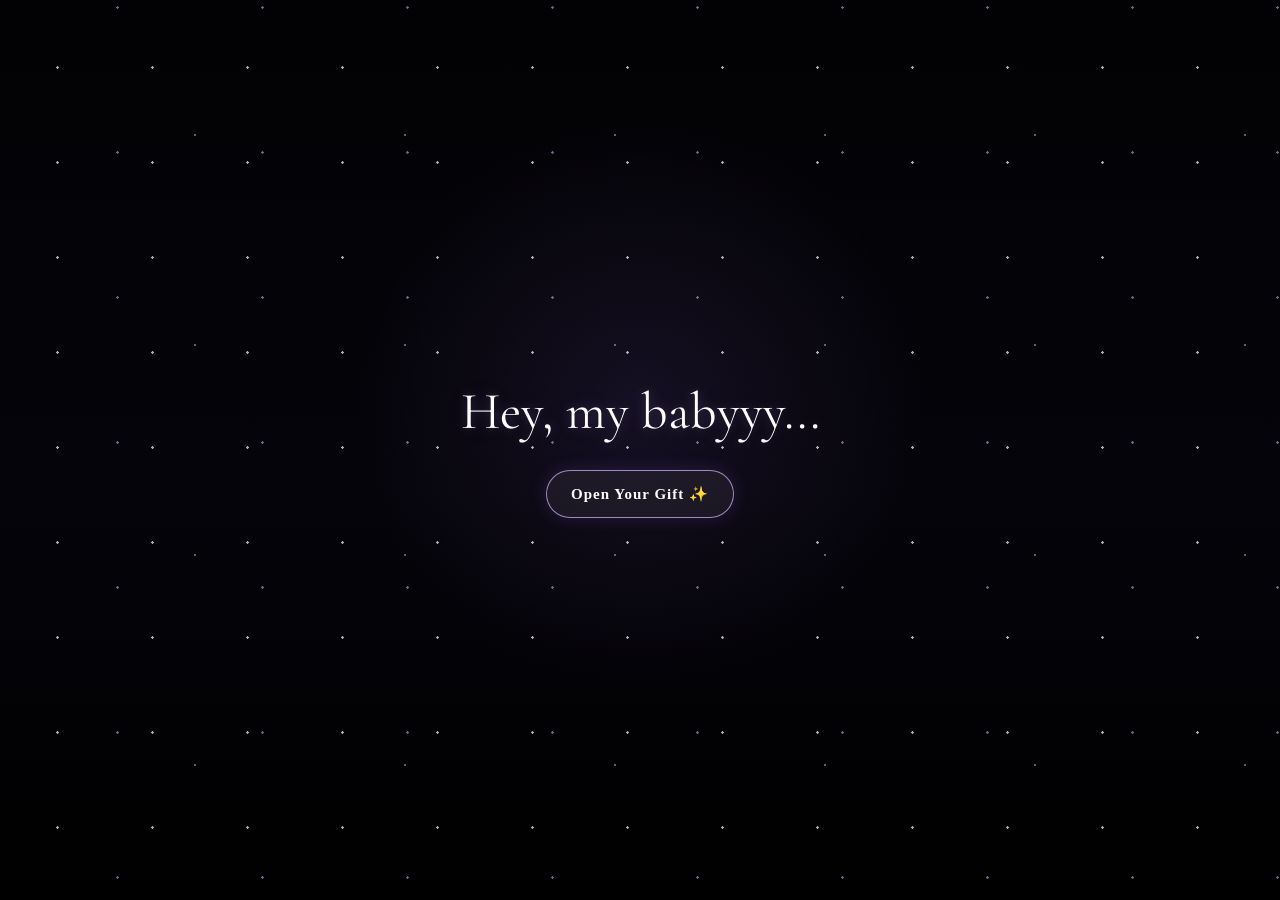
<file: index.html>
<!DOCTYPE html>
<html lang="en">
<head>
    <meta charset="UTF-8">
    <meta name="viewport" content="width=device-width, initial-scale=1.0">
    <title>Happy Birthday, My Babyyy ❤️</title>

    <link rel="stylesheet" href="style.css">
</head>

<body>
<div class="stars"></div>
<div class="hero">

    <div id="typewriter"></div>

    <a href="chapter1.html" class="button" id="giftButton">
        Open Your Gift ✨
    </a>

</div>

<script src="script.js"></script>

</body>
</html>
</file>
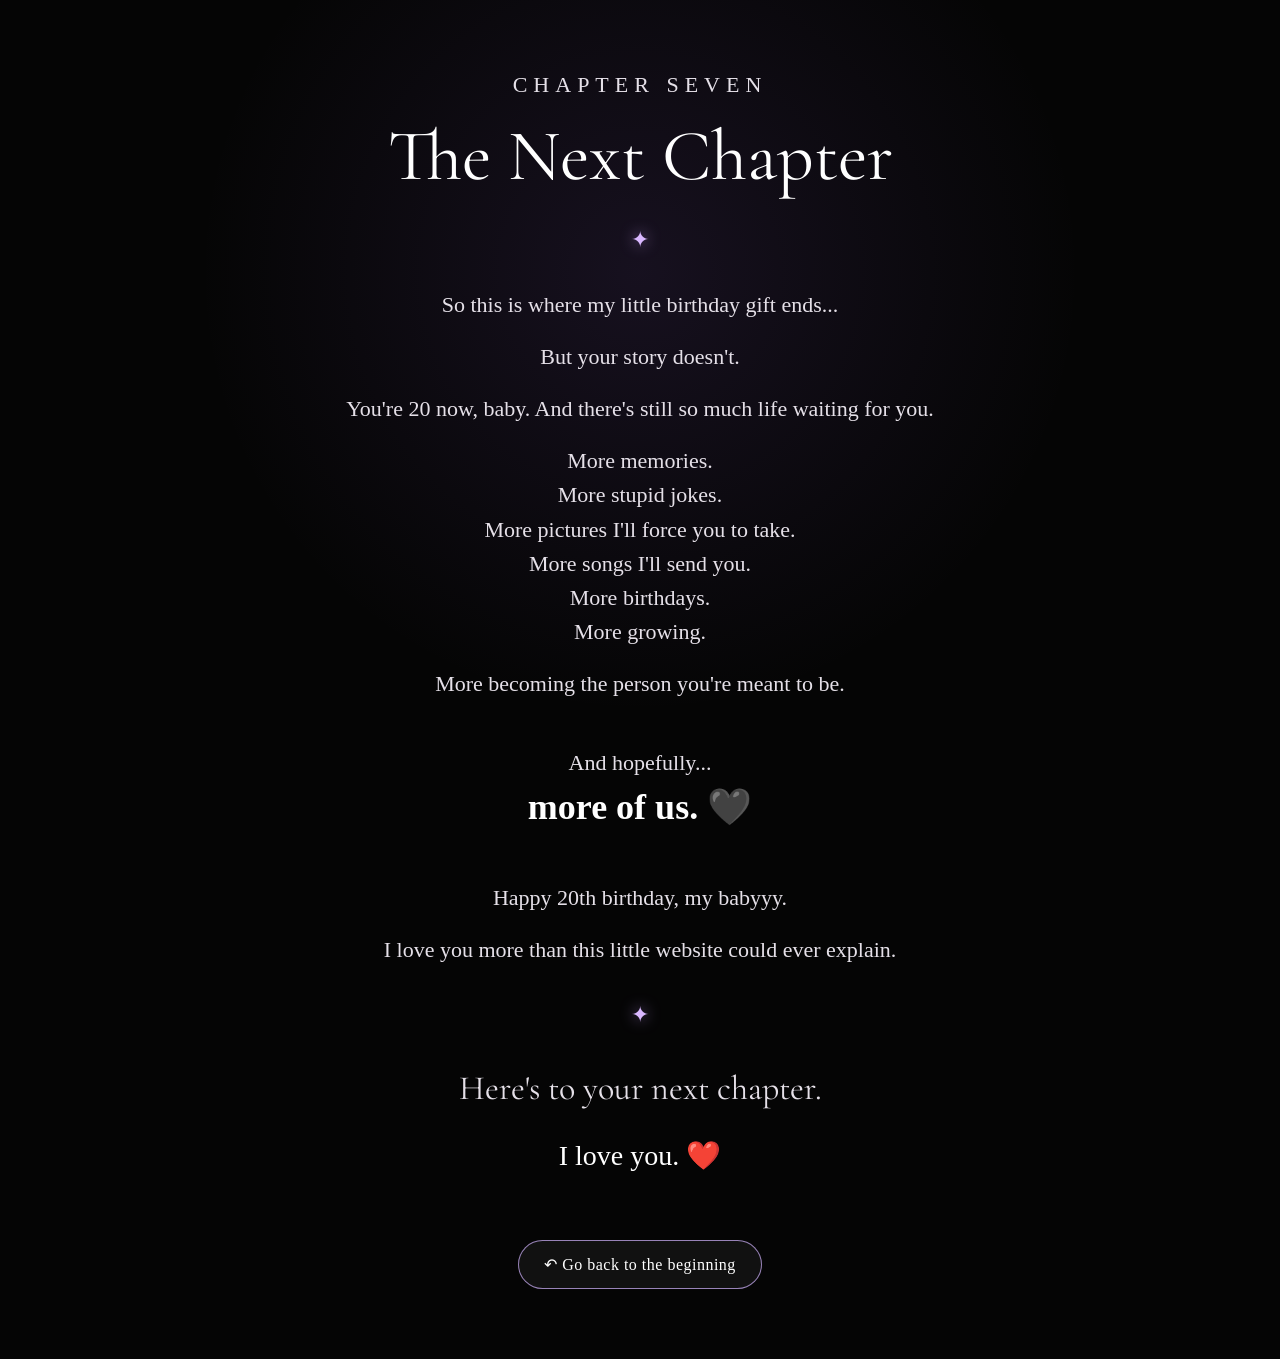
<file: Chapter 7.html>
<!DOCTYPE html>
<html lang="en">

<head>
    <meta charset="UTF-8">
    <meta name="viewport" content="width=device-width, initial-scale=1.0">

    <title>The Next Chapter 🖤</title>

    <link rel="stylesheet" href="style.css">
</head>

<body class="final-page">

    <main class="final-container">

        <p class="final-chapter">CHAPTER SEVEN</p>

        <h1>The Next Chapter</h1>

        <div class="final-divider">✦</div>

        <p>
            So this is where my little birthday gift ends...
        </p>

        <p>
            But your story doesn't.
        </p>

        <p>
            You're 20 now, baby.
            And there's still so much life waiting for you.
        </p>

        <p>
            More memories.<br>
            More stupid jokes.<br>
            More pictures I'll force you to take.<br>
            More songs I'll send you.<br>
            More birthdays.<br>
            More growing.
        </p>

        <p>
            More becoming the person you're meant to be.
        </p>

        <p class="final-highlight">
            And hopefully...
            <br>
            <strong>more of us. 🖤</strong>
        </p>

        <p>
            Happy 20th birthday, my babyyy.
        </p>

        <p>
            I love you more than this little website
            could ever explain.
        </p>

        <div class="final-divider">✦</div>

        <p class="final-ending">
            Here's to your next chapter.
        </p>

        <p class="final-love">I love you. ❤️</p>


        <a href="index.html" class="beginning-button">
            ↶ Go back to the beginning
        </a>

    </main>

</body>

</html>
</file>
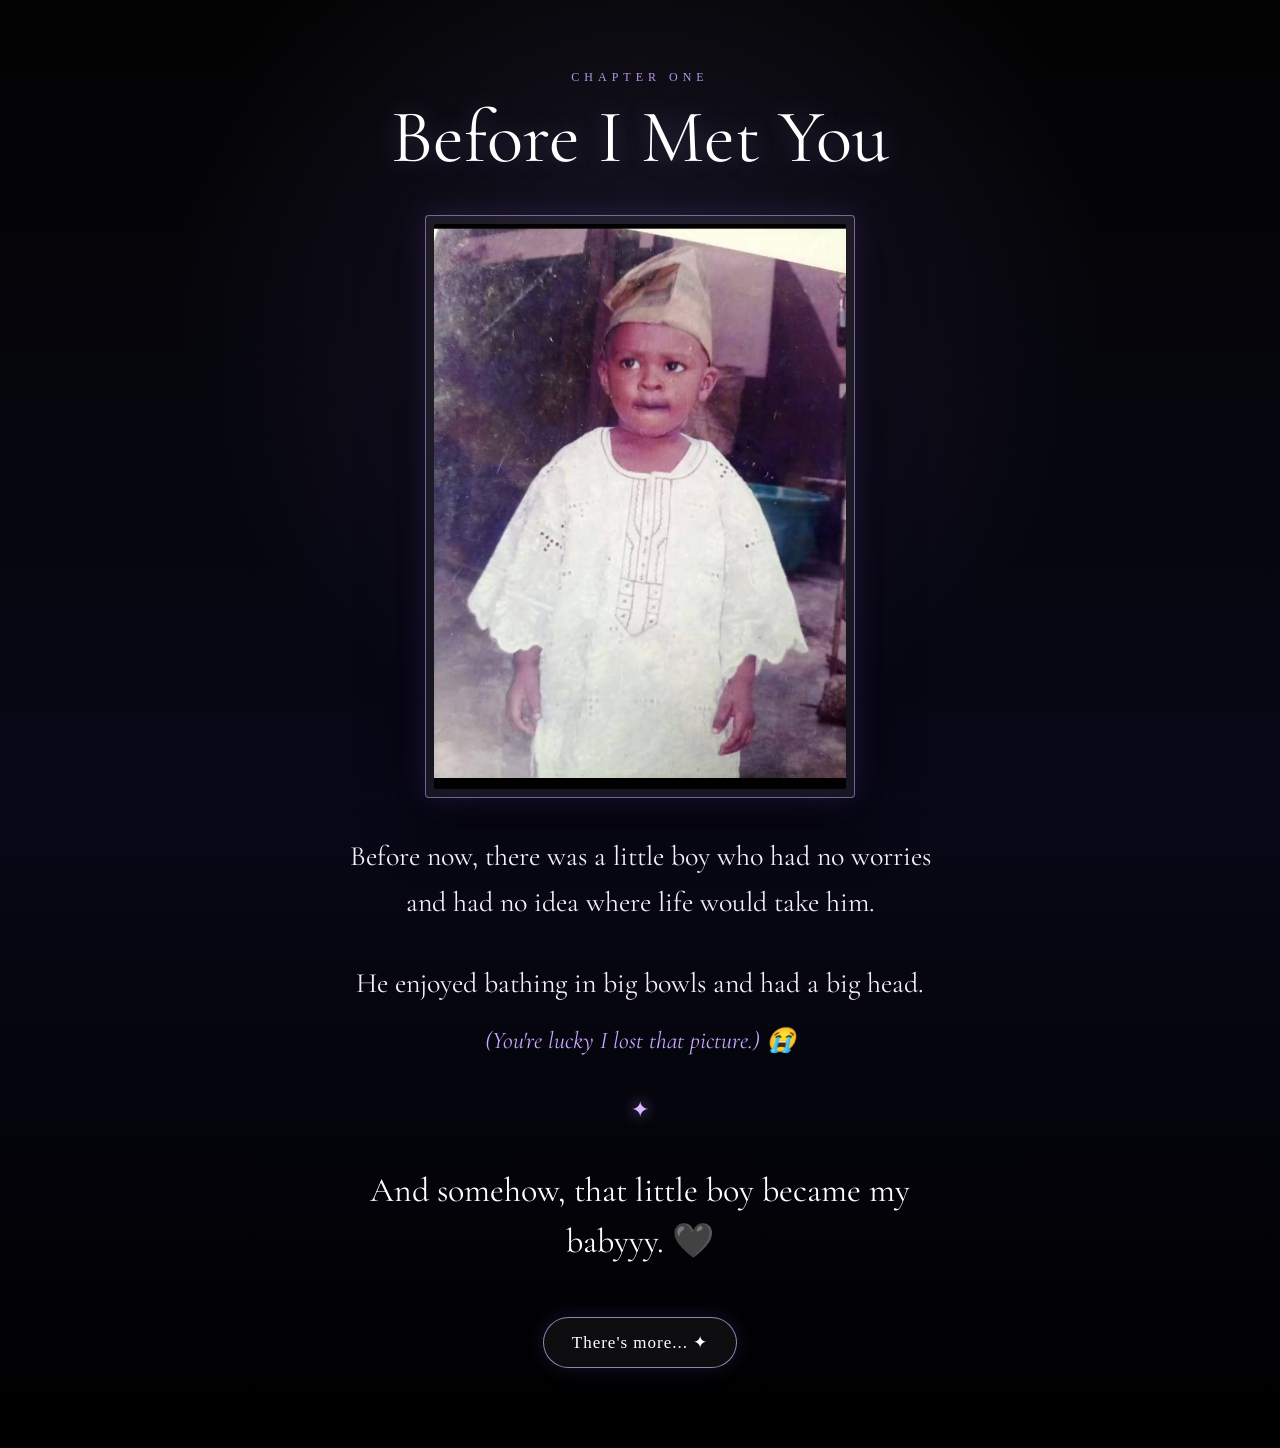
<file: chapter1.html>
<!DOCTYPE html>
<html lang="en">

<head>
    <meta charset="UTF-8">
    <meta name="viewport" content="width=device-width, initial-scale=1.0">

    <title>Before I Met You 🖤</title>

    <link rel="stylesheet" href="style.css">
</head>

<body class="chapter-page">

    <main class="chapter-container">

        <p class="chapter-number">CHAPTER ONE</p>

        <h1>Before I Met You</h1>

        <div class="photo-frame">
            <img src="IMG-20250812-WA0342.jpg" alt="Mike as a little boy">
        </div>

        <p class="chapter-text">
            Before now, there was a little boy who had no worries
            and had no idea where life would take him.
        </p>

        <p class="chapter-text">
            He enjoyed bathing in big bowls and had a big head.
        </p>

        <p class="little-joke">
            (You're lucky I lost that picture.) 😭
        </p>

        <div class="divider">✦</div>

        <p class="chapter-ending">
            And somehow, that little boy became my babyyy. 🖤
        </p>

        <a href="chapter2.html" class="next-button">
            There's more... ✦
        </a>

    </main>

</body>

</html>
</file>
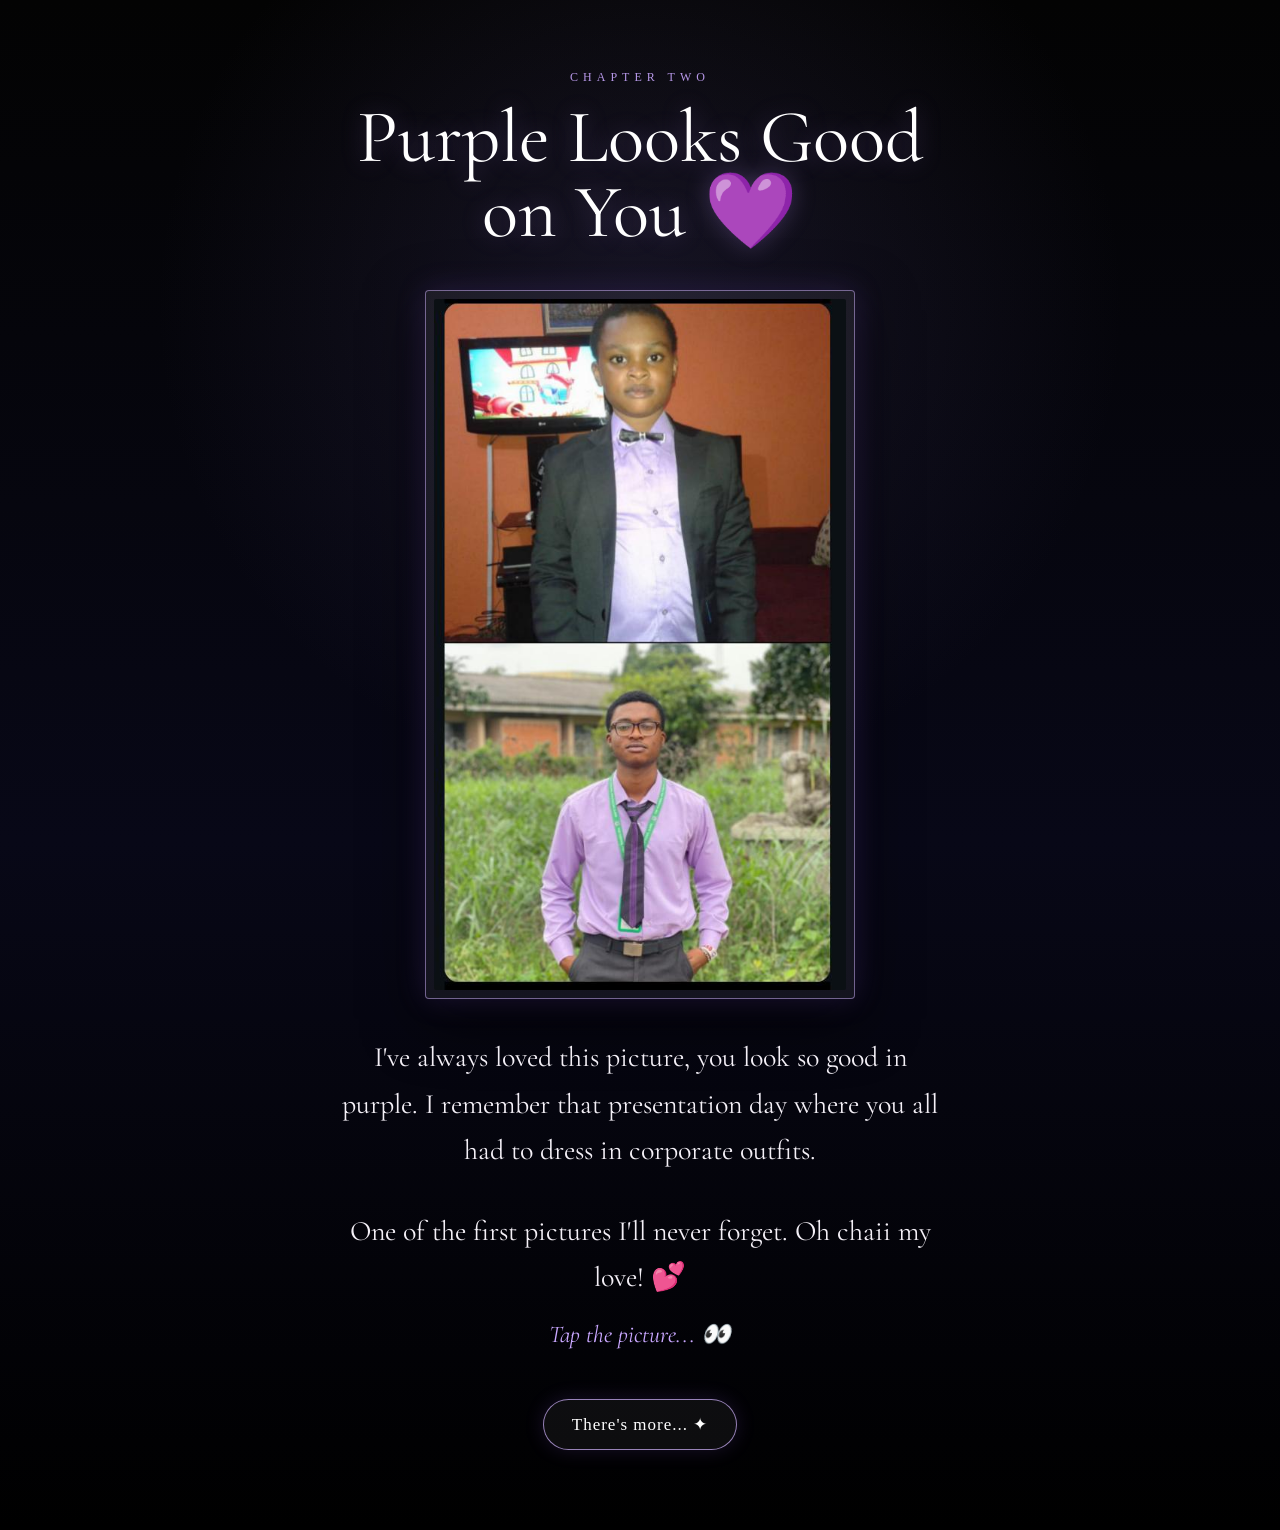
<file: chapter2.html>
<!DOCTYPE html>
<html lang="en">

<head>
    <meta charset="UTF-8">
    <meta name="viewport" content="width=device-width, initial-scale=1.0">

    <title>Purple Looks Good on You 💜</title>

    <link rel="stylesheet" href="style.css">
</head>

<body class="chapter-page">

    <main class="chapter-container">

        <p class="chapter-number">CHAPTER TWO</p>

        <h1>Purple Looks Good on You 💜</h1>

        <div class="photo-frame" id="memoryPhoto">
            <img src="WA_1786149941686.jpeg" alt="Mike in purple">
        </div>

        <p class="chapter-text">
            I've always loved this picture, you look so good in purple.
            I remember that presentation day where you all had to dress
            in corporate outfits.
        </p>

        <p class="chapter-text">
            One of the first pictures I'll never forget.
            Oh chaii my love! 💕
        </p>

        <p class="little-joke">
            Tap the picture... 👀
        </p>

        <div id="secretMessage" class="secret-message">

            <p class="chapter-text">
                I don't think you realise how often I look at your pictures
                and think...
            </p>

            <p class="chapter-ending">
                chaii that's my babyyy ❤️
            </p>

            <p class="little-joke">
                Na to dey watch your video dey drink water,
                wetin be food? 😭
            </p>

        </div>

        <a href="chapter3.html" class="next-button">
            There's more... ✦
        </a>

    </main>

    <script>
        const photo = document.getElementById("memoryPhoto");
        const message = document.getElementById("secretMessage");

        photo.addEventListener("click", function () {
            message.classList.add("show");
            photo.classList.add("photo-clicked");
        });
    </script>

</body>

  </html>
</file>
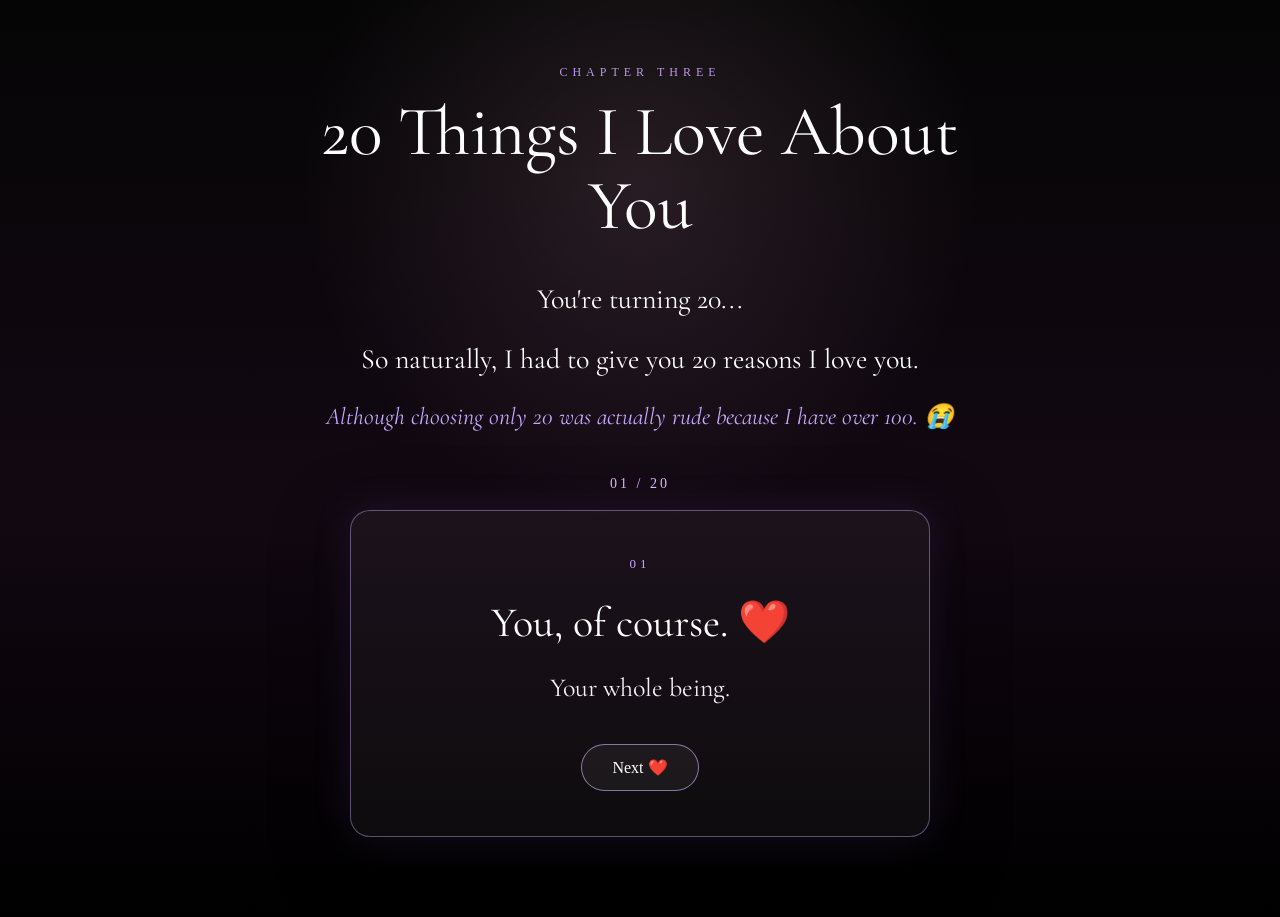
<file: chapter3.html>
<!DOCTYPE html>
<html lang="en">

<head>
    <meta charset="UTF-8">
    <meta name="viewport" content="width=device-width, initial-scale=1.0">

    <title>20 Things I Love About You ❤️</title>

    <link rel="stylesheet" href="style.css">
</head>

<body class="reasons-page">

    <main class="reasons-container">

        <p class="chapter-number">CHAPTER THREE</p>

        <h1>20 Things I Love About You</h1>

        <p class="intro-text">
            You're turning 20...
        </p>

        <p class="intro-text">
            So naturally, I had to give you 20 reasons I love you.
        </p>

        <p class="little-joke">
            Although choosing only 20 was actually rude because I have over 100. 😭
        </p>

        <div class="reason-counter">
            <span id="currentNumber">01</span>
            <span>/ 20</span>
        </div>

        <div class="reason-card" id="reasonCard">

            <p class="reason-number" id="reasonNumber">01</p>

            <h2 id="reasonTitle">You, of course. ❤️</h2>

            <p id="reasonText">
                Your whole being.
            </p>

            <button class="reason-button" id="nextButton">
                Next ❤️
            </button>

        </div>

        <div class="final-message" id="finalMessage">

            <p class="final-small">
                20 reasons.
            </p>

            <p>And somehow...</p>

            <p>I still haven't said everything.</p>

            <p>I have over a 100.</p>

            <h2>I love everything about you, Michael. ❤️</h2>

            <p class="little-joke">
                Happy 20th, my babyyy. 🖤
            </p>

            <a href="chapter4.html" class="next-button">
                There's still more... ✦
            </a>

        </div>

    </main>

    <script>

        const reasons = [

            ["You, of course. ❤️", "Your whole being."],

            ["Your smile.", ""],

            ["Your sense of humour.", "Which is still not better than mine."],

            ["How you remember the little things.", ""],

            ["How patient you are.", "One of us has to be the patient partner, and it's definitely not me."],

            ["How considerate you are.", "Not just when it comes to me, but to others too."],

            ["Your nose. 👃🏽", ""],

            ["Your hairline.", "Make our children no bald. 😭"],

            ["Your smell.", ""],

            ["How observant you are.", ""],

            ["Your voice.", ""],

            ["How you stay calm in the midst of chaos.", "Again, it's gotta be one of the partners rii?"],

            ["How you listen without passing judgement.", ""],

            ["How confident you are in me.", ""],

            ["Ewoo... 😭", "I don dey cry sha. How you look at me."],

            ["How you encourage me.", ""],

            ["Your yansh. 😭", "This one suppose dey number 2."],

            ["How open you are with me.", ""],

            ["Your face.", "You be fine boy o."],

            ["How much you love me. ❤️", "And honestly? I think that's my favourite one."]
        ];

        let current = 0;

        const card = document.getElementById("reasonCard");
        const number = document.getElementById("reasonNumber");
        const counter = document.getElementById("currentNumber");
        const title = document.getElementById("reasonTitle");
        const text = document.getElementById("reasonText");
        const button = document.getElementById("nextButton");
        const finalMessage = document.getElementById("finalMessage");

        button.addEventListener("click", () => {

            current++;

            if (current >= reasons.length) {

                card.style.display = "none";
                finalMessage.classList.add("show");

                return;
            }

            const formattedNumber = String(current + 1).padStart(2, "0");

            number.textContent = formattedNumber;
            counter.textContent = formattedNumber;

            title.textContent = reasons[current][0];
            text.textContent = reasons[current][1];

            card.classList.remove("reason-animate");

            void card.offsetWidth;

            card.classList.add("reason-animate");

        });

    </script>

</body>

  </html>
</file>
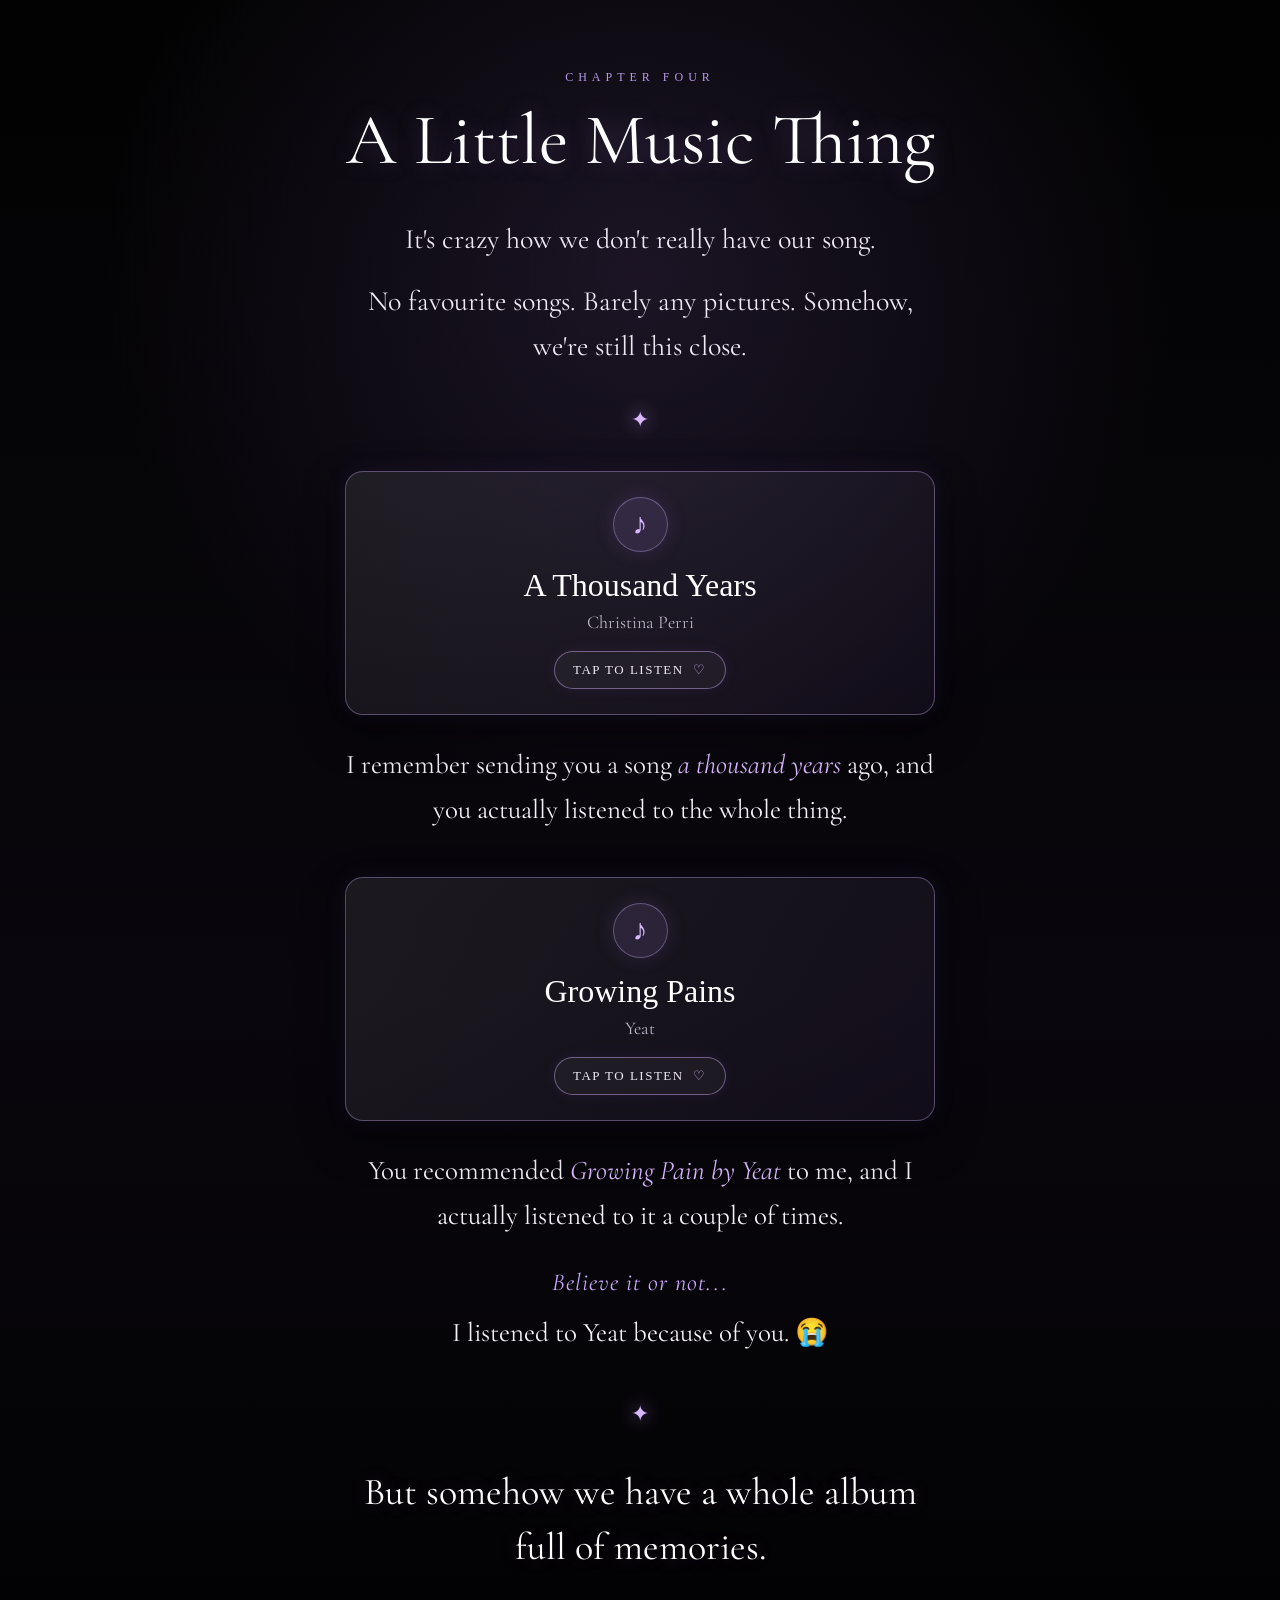
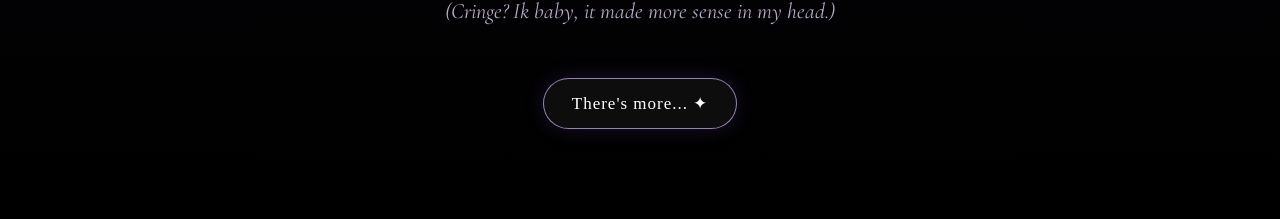
<file: chapter4.html>
<!DOCTYPE html>
<html lang="en">

<head>
    <meta charset="UTF-8">
    <meta name="viewport" content="width=device-width, initial-scale=1.0">

    <title>A Little Music Thing 🖤</title>

    <link rel="stylesheet" href="style.css">
</head>

<body class="music-page">

    <main class="music-container">

        <p class="chapter-number">CHAPTER FOUR</p>

        <h1>A Little Music Thing</h1>

        <p class="music-intro">
            It's crazy how we don't really have our song.
        </p>

        <p class="music-intro">
            No favourite songs. Barely any pictures.
            Somehow, we're still this close.
        </p>

        <div class="music-divider">✦</div>


        <!-- A THOUSAND YEARS -->

        <a
            href="https://music.youtube.com/watch?v=TA1W-pHNKl8&si=DU6_cRBCeQ4BD0Hi"
            target="_blank"
            rel="noopener noreferrer"
            class="music-card"
        >

            <div class="music-icon">♪</div>

            <div class="music-info">
                <h2>A Thousand Years</h2>
                <p>Christina Perri</p>
            </div>

            <div class="listen-button">
                TAP TO LISTEN
                <span>♡</span>
            </div>

        </a>

        <div class="memory-text">

            <p>
                I remember sending you a song
                <em>a thousand years</em> ago,
                and you actually listened to the whole thing.
            </p>

        </div>


        <!-- GROWING PAINS -->

        <a
            href="https://music.youtube.com/watch?v=iQ0WYVIA_Fc&si=iT6IHnVRogi8EXWG"
            target="_blank"
            rel="noopener noreferrer"
            class="music-card"
        >

            <div class="music-icon">♪</div>

            <div class="music-info">
                <h2>Growing Pains</h2>
                <p>Yeat</p>
            </div>

            <div class="listen-button">
                TAP TO LISTEN
                <span>♡</span>
            </div>

        </a>

        <div class="memory-text">

            <p>
                You recommended <em>Growing Pain by Yeat</em>
                to me, and I actually listened to it a couple
                of times.
            </p>

            <p class="dramatic">
                Believe it or not...
            </p>

            <p>
                I listened to Yeat because of you. 😭
            </p>

        </div>


        <div class="music-divider">✦</div>


        <p class="album-ending">
            But somehow we have a whole album
            full of memories.
        </p>

        <p class="tiny-joke">
            (Cringe? Ik baby, it made more sense in my head.)
        </p>


        <a href="chapter5.html" class="next-button">
            There's more... ✦
        </a>

    </main>

</body>

</html>
</file>
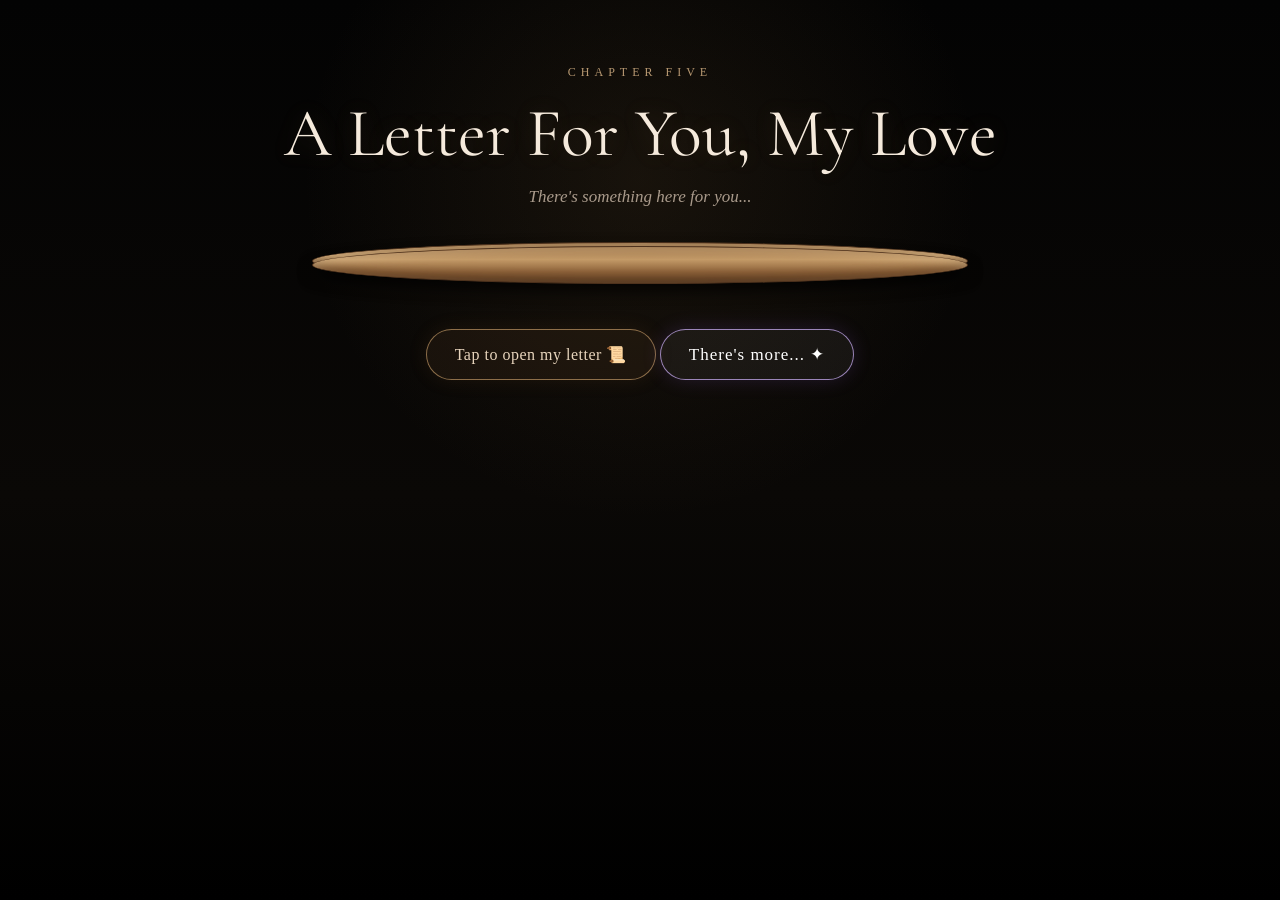
<file: chapter5.html>
<!DOCTYPE html>
<html lang="en">

<head>
    <meta charset="UTF-8">
    <meta name="viewport" content="width=device-width, initial-scale=1.0">

    <title>A Letter For You, My Love ❤️</title>

    <link rel="stylesheet" href="style.css">
</head>

<body class="letter-page">

    <main class="letter-container">

        <p class="chapter-number">CHAPTER FIVE</p>

        <h1>A Letter For You, My Love</h1>

        <p class="letter-hint">
            There's something here for you...
        </p>

        <div class="scroll-wrapper">

            <div class="scroll-top"></div>

            <div class="parchment" id="parchment">

                <div class="letter-content">

                    <p class="letter-greeting">
                        Oh my baby, Michael,
                    </p>

                    <p>
                        I don't know what to say or where to start.
                    </p>

                    <p>
                        The last month has been one of the hardest months
                        for us since we've been together. More than once,
                        the thought that I might be losing you crossed my mind.
                        And you would know, because every time, you kept
                        reassuring me and reminding me just how much you love me.
                    </p>

                    <p>
                        I know I'm not always the easiest person to please.
                        I have my not-so-pleasing traits, and I know I can
                        be a lot sometimes. But somehow, you make it work.
                        You make me want to be better, and I love you even
                        more for that.
                    </p>

                    <p>
                        You are one of the brightest people I know.
                        You always try to find the positive in every situation.
                        You're exceptional — smart, kind, hardworking,
                        disciplined, <strong>my typeee</strong>, and so much more.
                    </p>

                    <p>
                        I still remember the night we started talking.
                        You listened to me rant about an issue I was having
                        with a male friend. I remember telling you how stupid
                        I felt, and you said, and I quote:
                    </p>

                    <blockquote>
                        "Fall in love with me, you won't feel stupid."
                    </blockquote>

                    <p>
                        And if I said I haven't felt stupid in the last
                        <strong>1 year, 3 months and 13 days</strong>
                        we've been together, I'd be lying. 😂
                    </p>

                    <p>
                        I've felt stupid. I've felt angry. I've felt confused.
                        I've felt a lot of things — many of them probably
                        because I still have so much to learn about
                        communicating properly.
                    </p>

                    <p>
                        But through all of that, you have remained gentle
                        and calm with me. You've continued to make me feel
                        better about myself, even when I wasn't doing the
                        best job of doing that myself.
                    </p>

                    <p class="special-line">
                        You are my escape from an unfair world.
                    </p>

                    <p class="special-line">
                        And I never want to lose that.
                    </p>

                    <p>
                        I hope and pray that, as you reach this milestone
                        of your 20th year on earth, things begin to work
                        out in your favour. I hope you find the answers
                        you're looking for, figure things out, and become
                        everything you're meant to be.
                    </p>

                    <p>
                        May God bless you, my love.
                    </p>

                    <p class="blessing">
                        Live long and thrive. ❤️
                    </p>

                    <p>
                        I can't express how much I love you with words alone.
                        I just hope my actions manage to show you, even in
                        the little things, how much you mean to me.
                    </p>

                    <p>
                        I wish you the very best in life. I hope we continue
                        to celebrate more birthdays, more years, more growth,
                        more memories, and more life together.
                    </p>

                    <p class="birthday-line">
                        Happy 20th birthday, my babyyy.
                    </p>

                    <p>
                        I love you more than I know how to put into words.
                    </p>

                    <div class="letter-signature">
                        <p>Forever yours,</p>
                        <strong>Tam Tam ❤️</strong>
                    </div>

                </div>

            </div>

            <div class="scroll-bottom"></div>

        </div>

        <button class="open-letter-button" id="openLetter">
            Tap to open my letter 📜
        </button>

        <a href="chapter6.html" class="next-button letter-next">
            There's more... ✦
        </a>

    </main>

    <script>

        const openButton = document.getElementById("openLetter");
        const parchment = document.getElementById("parchment");

        openButton.addEventListener("click", function () {

            parchment.classList.add("letter-open");

            openButton.style.display = "none";

        });

    </script>

</body>

  </html>
</file>
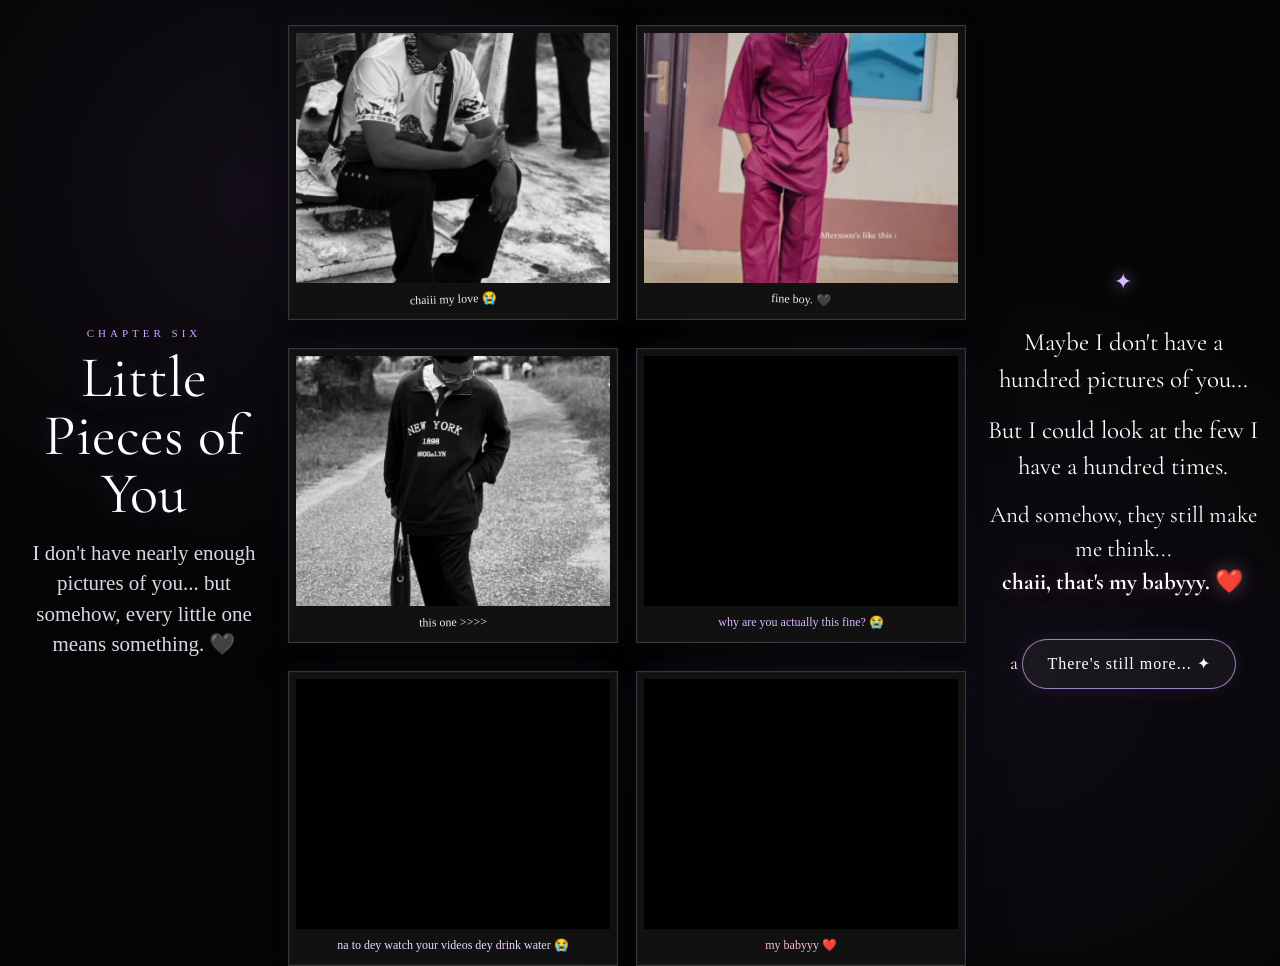
<file: chapter6.html>
<!DOCTYPE html>
<html lang="en">

<head>
    <meta charset="UTF-8">
    <meta name="viewport" content="width=device-width, initial-scale=1.0">

    <title>Little Pieces of You 🖤</title>

    <link rel="stylesheet" href="style.css">
</head>

<body class="memory-page">

    <header class="memory-header">
        <p class="memory-chapter">CHAPTER SIX</p>

        <h1>Little Pieces of You</h1>

        <p class="memory-intro">
            I don't have nearly enough pictures of you...
            but somehow, every little one means something. 🖤
        </p>
    </header>


    <main class="memory-collage">

        <!-- PHOTO 1 -->
        <div class="memory-card photo-one">
            <img src="WA_1786149862181.jpeg" alt="One of my favourite pictures of you">
            <span class="memory-note note-one">
                chaiii my love 😭
            </span>
        </div>


        <!-- PHOTO 2 -->
        <div class="memory-card photo-two">
            <img src="WA_1786149860706.jpeg" alt="A favourite picture of you">
            <span class="memory-note note-two">
                fine boy. 🖤
            </span>
        </div>


        <!-- PHOTO 3 -->
        <div class="memory-card photo-three">
            <img src="IMG-20260720-WA0094(1).jpg" alt="Another favourite picture of you">
            <span class="memory-note note-three">
                this one >>>>
            </span>
        </div>


        <!-- VIDEO 1 -->
        <div class="memory-card video-one">
            <video autoplay muted loop playsinline>
                <source src="WA_1786207863945.mp4" type="video/mp4">
            </video>

            <span class="memory-note video-note-one">
                why are you actually this fine? 😭
            </span>
        </div>


        <!-- VIDEO 2 -->
        <div class="memory-card video-two">
            <video autoplay muted loop playsinline>
                <source src="WA_1786207824733.mp4" type="video/mp4">
            </video>

            <span class="memory-note video-note-two">
                na to dey watch your videos dey drink water 😭
            </span>
        </div>


        <!-- VIDEO 3 -->
        <div class="memory-card video-three">
            <video autoplay muted loop playsinline>
                <source src="VID-20260703-WA0076.mp4" type="video/mp4">
            </video>

            <span class="memory-note video-note-three">
                my babyyy ❤️
            </span>
        </div>

    </main>


    <section class="memory-ending">

        <div class="divider">✦</div>

        <p>
            Maybe I don't have a hundred pictures of you...
        </p>

        <p>
            But I could look at the few I have a hundred times.
        </p>

        <p class="ending-love">
            And somehow, they still make me think...
            <br>
            <strong>chaii, that's my babyyy. ❤️</strong>
        </p>a
        <a href="chapter7.html" class="next-button">
            There's still more... ✦
        </a>

    </section>


</body>

          </html>
</file>
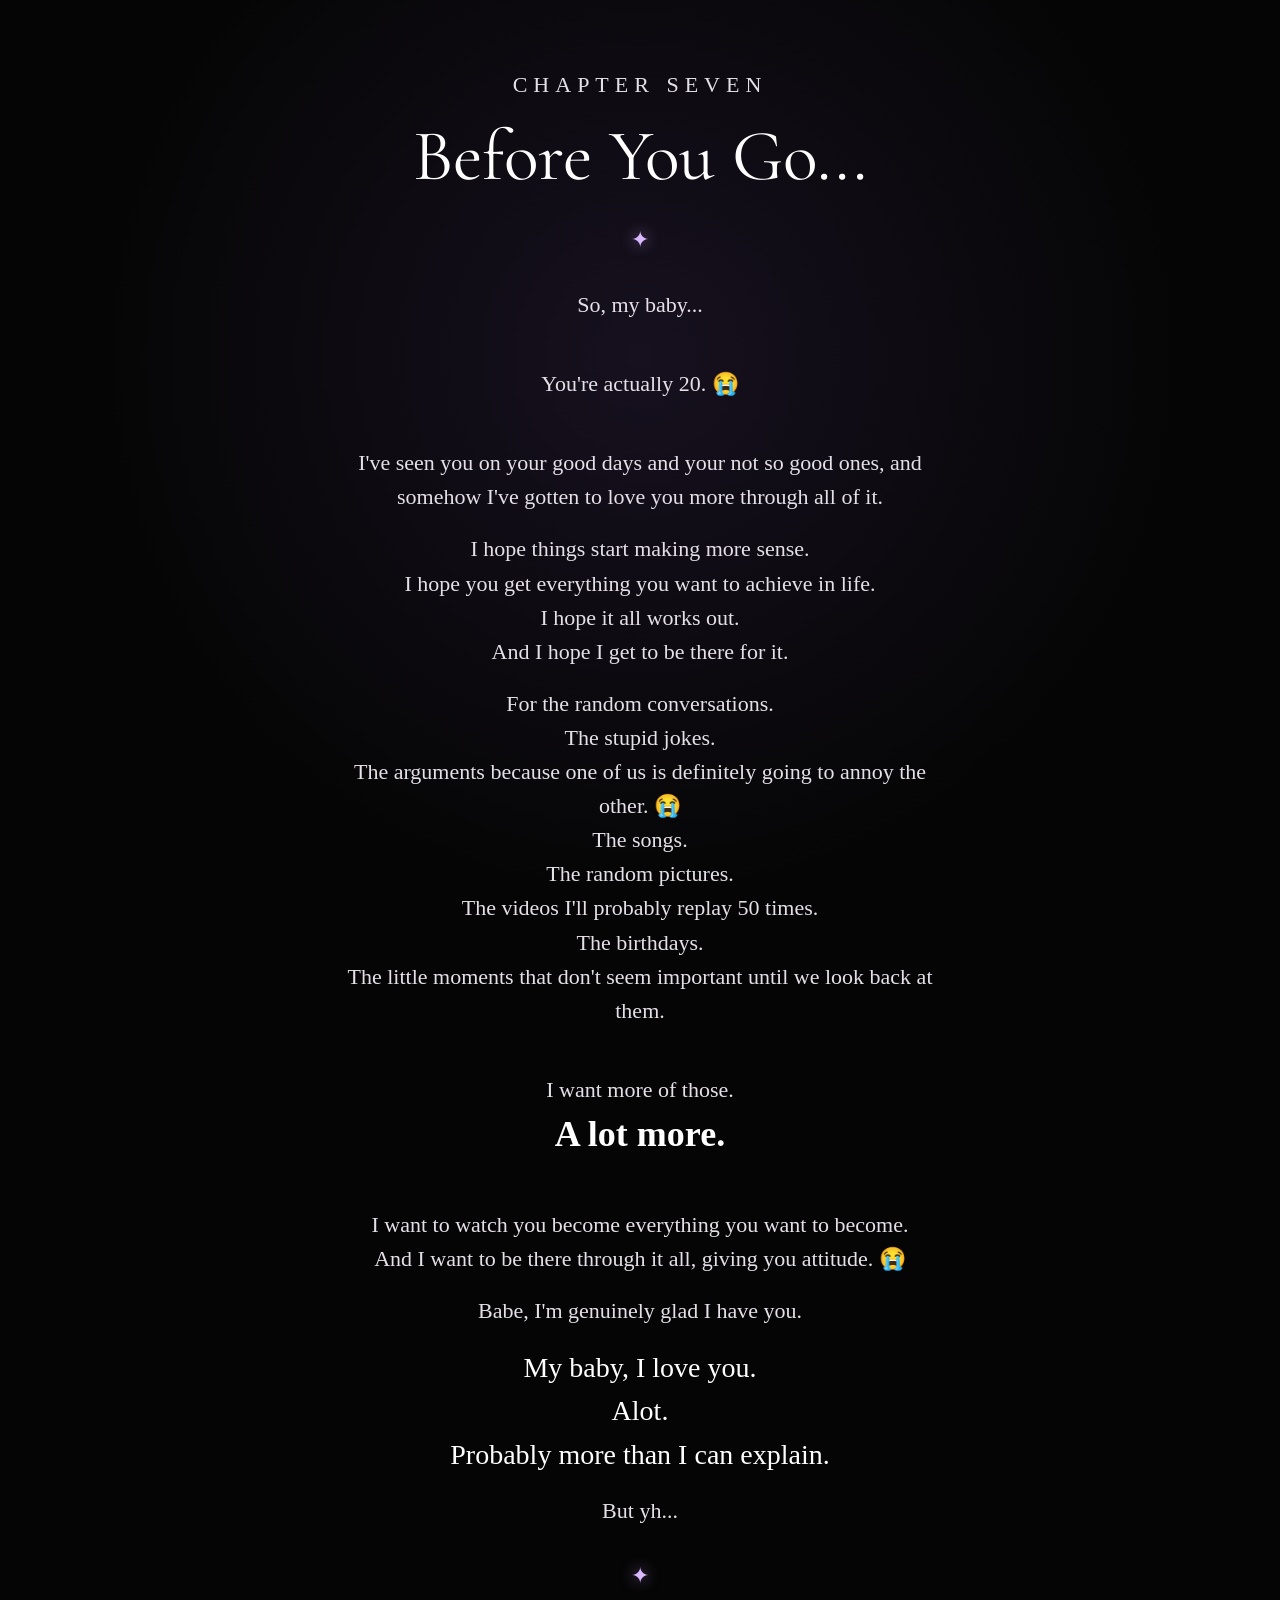
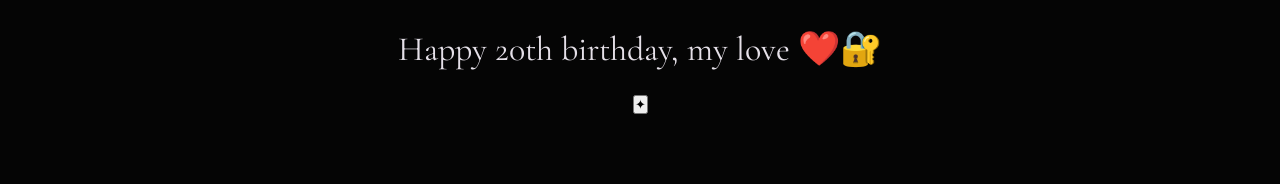
<file: chapter7.html>
<!DOCTYPE html>
<html lang="en">

<head>
    <meta charset="UTF-8">
    <meta name="viewport" content="width=device-width, initial-scale=1.0">

    <title>Before You Go... 🖤</title>

    <link rel="stylesheet" href="style.css">
</head>

<body class="final-page">

    <main class="final-container">

        <p class="final-chapter">CHAPTER SEVEN</p>

        <h1>Before You Go...</h1>

        <div class="final-divider">✦</div>

        <p>
            So, my baby...
        </p>

        <p class="final-highlight">
            You're actually 20. 😭
        </p>

        <p>
            I've seen you on your good days and your not so good ones,
            and somehow I've gotten to love you more through all of it.
        </p>

        <p>
            I hope things start making more sense.
            <br>
            I hope you get everything you want to achieve in life.
            <br>
            I hope it all works out.
            <br>
            And I hope I get to be there for it.
        </p>

        <p>
            For the random conversations.
            <br>
            The stupid jokes.
            <br>
            The arguments because one of us is definitely going to annoy the other. 😭
            <br>
            The songs.
            <br>
            The random pictures.
            <br>
            The videos I'll probably replay 50 times.
            <br>
            The birthdays.
            <br>
            The little moments that don't seem important until we look back at them.
        </p>

        <p class="final-highlight">
            I want more of those.
            <br>
            <strong>A lot more.</strong>
        </p>

        <p>
            I want to watch you become everything you want to become.
            <br>
            And I want to be there through it all,
            giving you attitude. 😭
        </p>

        <p>
            Babe, I'm genuinely glad I have you.
        </p>

        <p class="final-love">
            My baby, I love you.
            <br>
            Alot.
            <br>
            Probably more than I can explain.
        </p>

        <p>
            But yh...
        </p>

        <div class="final-divider">✦</div>

        <p class="final-ending">
            Happy 20th birthday, my love ❤️🔐
        </p>

        <button class="curtain-trigger" onclick="startEnding()">
            ✦
        </button>

    </main>


    <!-- CLOSING CURTAIN -->

    <div class="ending-screen" id="endingScreen">

        <div class="curtain curtain-left"></div>
        <div class="curtain curtain-right"></div>

        <div class="ending-message">

            <p class="the-end">THE END</p>

            <p class="little-ending">
                ❤️
            </p>

            <a href="index.html" class="beginning-button">
                ↶ Start from the beginning
            </a>

        </div>

    </div>


    <script>
        function startEnding() {
            document.getElementById("endingScreen").classList.add("show");
        }
    </script>

</body>

            </html>
</file>
<file: style.css>
@import url('https://fonts.googleapis.com/css2?family=Cormorant+Garamond:wght@400;600&display=swap');

*{
margin:0;
padding:0;
box-sizing:border-box;
}

body{
background:linear-gradient(to bottom,#000000,#05051a,#000000);
color:white;
font-family:'Cormorant Garamond',serif;
height:100vh;
display:flex;
justify-content:center;
align-items:center;
overflow:hidden;
}

.hero{
text-align:center;
padding:30px;
max-width:700px;
animation:fadeIn 2s ease;
}

#typewriter{
font-size:2rem;
line-height:1.8;
color:#FFD700;
text-shadow:0 0 20px rgba(255,215,0,.5);
}

.button{
display:none;
margin-top:40px;
padding:15px 35px;
background:#FFD700;
color:black;
text-decoration:none;
border-radius:50px;
font-size:20px;
font-weight:bold;
box-shadow:0 0 20px gold;
transition:.3s;
}

.button:hover{
transform:scale(1.08);
box-shadow:0 0 35px gold;
}

@keyframes fadeIn{
from{
opacity:0;
transform:translateY(20px);
}
to{
opacity:1;
transform:translateY(0);
}
                           }
/* ================================
   PAGE 2 — BEFORE I MET YOU
   ================================ */

.chapter-page {
    min-height: 100vh;
    background:
        radial-gradient(circle at 50% 20%, rgba(80, 70, 120, 0.25), transparent 35%),
        linear-gradient(180deg, #030303 0%, #080817 55%, #000000 100%);
    color: #ffffff;
    font-family: 'Cormorant Garamond', Georgia, serif;
    overflow-x: hidden;
    overflow-y: auto;
    display: block;
}

.chapter-container {
    width: 100%;
    max-width: 700px;
    margin: 0 auto;
    padding: 70px 25px 80px;
    text-align: center;
}

.chapter-number {
    font-family: Georgia, serif;
    font-size: 12px;
    letter-spacing: 5px;
    color: #c9a7ff;
    margin-bottom: 15px;
    opacity: 0.9;
}

.chapter-page h1 {
    font-size: clamp(42px, 11vw, 75px);
    font-weight: 400;
    margin-bottom: 40px;
    line-height: 1;
    color: #ffffff;
    text-shadow: 0 0 25px rgba(190, 150, 255, 0.25);
}

/* PHOTO */

.photo-frame {
    width: min(85vw, 430px);
    margin: 0 auto 18px;
    padding: 8px;
    background: rgba(255, 255, 255, 0.06);
    border: 1px solid rgba(210, 180, 255, 0.5);
    border-radius: 4px;
    box-shadow:
        0 0 30px rgba(150, 100, 255, 0.18),
        0 20px 60px rgba(0, 0, 0, 0.7);
}

.photo-frame img {
    width: 100%;
    height: auto;
    display: block;
    border-radius: 2px;
}

/* WRITING */

.chapter-text {
    max-width: 600px;
    margin: 35px auto 0;
    font-size: clamp(21px, 5vw, 28px);
    line-height: 1.65;
    color: #f4f0f7;
}

.little-joke {
    margin: 20px auto 0;
    font-size: clamp(18px, 4.5vw, 24px);
    font-style: italic;
    color: #c9a7ff;
}

.divider {
    margin: 42px 0;
    font-size: 22px;
    color: #d9b8ff;
    text-shadow: 0 0 15px rgba(200, 160, 255, 0.8);
}

.chapter-ending {
    max-width: 600px;
    margin: 0 auto;
    font-size: clamp(25px, 6vw, 34px);
    line-height: 1.5;
    color: #ffffff;
}

/* NEXT BUTTON */

.next-button {
    display: inline-block;
    margin-top: 50px;
    padding: 14px 28px;
    border: 1px solid rgba(210, 180, 255, 0.7);
    border-radius: 50px;
    color: #ffffff;
    background: rgba(255, 255, 255, 0.05);
    text-decoration: none;
    font-family: Georgia, serif;
    font-size: 17px;
    letter-spacing: 1px;
    transition: all 0.3s ease;
    box-shadow: 0 0 20px rgba(160, 110, 255, 0.15);
}

.next-button:hover {
    background: rgba(190, 140, 255, 0.15);
    box-shadow: 0 0 30px rgba(190, 140, 255, 0.4);
    transform: translateY(-3px);
}
/* MOBILE FIX */
@media (max-width: 600px) {

    .chapter-container {
        padding: 50px 18px 70px;
    }

    .chapter-page h1 {
        font-size: clamp(36px, 10vw, 55px);
        line-height: 1.1;
    }

    .chapter-text {
        font-size: 20px;
        line-height: 1.7;
    }

    .chapter-ending {
        font-size: 25px;
        line-height: 1.5;
    }

    .photo-frame {
        width: min(78vw, 320px);
    }

    .little-joke {
        font-size: 18px;
    }
                     }
/* SECRET MESSAGE — PAGE 3 */

.secret-message {
    display: none;
    animation: memoryReveal 1s ease forwards;
}

.secret-message.show {
    display: block;
}

.photo-frame {
    cursor: pointer;
    transition: transform 0.4s ease, box-shadow 0.4s ease;
}

.photo-frame:hover,
.photo-frame.photo-clicked {
    transform: scale(1.02);
    box-shadow:
        0 0 40px rgba(190, 150, 255, 0.5),
        0 20px 60px rgba(0, 0, 0, 0.7);
}

@keyframes memoryReveal {
    from {
        opacity: 0;
        transform: translateY(20px);
    }

    to {
        opacity: 1;
        transform: translateY(0);
    }
  }
/* =================================
   PAGE 4 — 20 THINGS I LOVE
   ================================= */

.reasons-page {
    min-height: 100vh;
    background:
        radial-gradient(circle at 50% 20%, rgba(255, 190, 220, 0.12), transparent 35%),
        linear-gradient(180deg, #050505 0%, #120812 55%, #000000 100%);
    color: #ffffff;
    font-family: 'Cormorant Garamond', Georgia, serif;
    overflow-y: auto;
}

.reasons-container {
    width: 100%;
    max-width: 700px;
    margin: 0 auto;
    padding: 65px 22px 80px;
    text-align: center;
}

.reasons-container h1 {
    font-size: clamp(40px, 10vw, 70px);
    font-weight: 400;
    line-height: 1.05;
    margin-bottom: 35px;
}

.intro-text {
    max-width: 600px;
    margin: 0 auto 15px;
    font-size: clamp(21px, 5vw, 28px);
    line-height: 1.6;
}

.reason-counter {
    margin: 45px 0 18px;
    font-family: Georgia, serif;
    font-size: 14px;
    letter-spacing: 3px;
    color: #d9b8ff;
}

.reason-card {
    max-width: 580px;
    min-height: 300px;
    margin: 0 auto;
    padding: 45px 25px;
    border: 1px solid rgba(210, 180, 255, 0.4);
    border-radius: 20px;
    background: rgba(255, 255, 255, 0.045);
    box-shadow:
        0 0 40px rgba(180, 120, 255, 0.12),
        0 20px 70px rgba(0, 0, 0, 0.6);
    display: flex;
    flex-direction: column;
    justify-content: center;
    align-items: center;
}

.reason-number {
    font-family: Georgia, serif;
    font-size: 13px;
    letter-spacing: 4px;
    color: #c9a7ff;
    margin-bottom: 25px;
}

.reason-card h2 {
    font-size: clamp(27px, 7vw, 42px);
    font-weight: 400;
    line-height: 1.25;
    margin-bottom: 18px;
}

.reason-card p:not(.reason-number) {
    max-width: 500px;
    font-size: clamp(19px, 5vw, 26px);
    line-height: 1.6;
    color: #f4f0f7;
}

.reason-button {
    margin-top: 35px;
    padding: 13px 30px;
    border: 1px solid rgba(210, 180, 255, 0.6);
    border-radius: 50px;
    background: rgba(255, 255, 255, 0.05);
    color: white;
    font-family: Georgia, serif;
    font-size: 16px;
    cursor: pointer;
    transition: all 0.3s ease;
}

.reason-button:hover {
    background: rgba(190, 140, 255, 0.18);
    transform: scale(1.05);
    box-shadow: 0 0 25px rgba(190, 140, 255, 0.35);
}

.reason-animate {
    animation: reasonReveal 0.6s ease;
}

@keyframes reasonReveal {
    from {
        opacity: 0;
        transform: translateY(20px) scale(0.98);
    }

    to {
        opacity: 1;
        transform: translateY(0) scale(1);
    }
}

.final-message {
    display: none;
    max-width: 600px;
    margin: 60px auto 0;
    font-size: clamp(23px, 6vw, 34px);
    line-height: 1.7;
    animation: finalReveal 1.2s ease forwards;
}

.final-message.show {
    display: block;
}

.final-message h2 {
    margin-top: 30px;
    font-size: clamp(28px, 7vw, 42px);
    font-weight: 400;
    color: #ffffff;
    text-shadow: 0 0 20px rgba(255, 190, 220, 0.35);
}

.final-small {
    font-family: Georgia, serif;
    font-size: 14px;
    letter-spacing: 4px;
    color: #d9b8ff;
}

@keyframes finalReveal {
    from {
        opacity: 0;
        transform: translateY(25px);
    }

    to {
        opacity: 1;
        transform: translateY(0);
    }
}

/* MOBILE */

@media (max-width: 600px) {

    .reasons-container {
        padding: 50px 18px 70px;
    }

    .reason-card {
        min-height: 330px;
        padding: 40px 20px;
    }

    .reason-button {
        font-size: 15px;
    }
  }/* =================================
   PAGE 5 — MUSIC & MEMORIES
   ================================= */

.music-page {
    min-height: 100vh;
    background:
        radial-gradient(circle at 50% 15%, rgba(180, 130, 255, 0.14), transparent 35%),
        linear-gradient(180deg, #030303 0%, #090611 55%, #000000 100%);
    color: white;
    font-family: 'Cormorant Garamond', Georgia, serif;
    overflow-y: auto;
}

.music-container {
    width: 100%;
    max-width: 700px;
    margin: 0 auto;
    padding: 65px 22px 80px;
    text-align: center;
}

.music-container h1 {
    font-size: clamp(38px, 10vw, 68px);
    font-weight: 400;
    line-height: 1.08;
    margin-bottom: 35px;
}

.music-intro {
    font-size: clamp(22px, 5vw, 29px);
    line-height: 1.6;
    margin: 0 auto 12px;
}

.song-card {
    margin: 40px auto;
    max-width: 570px;
    padding: 35px 24px;
    border: 1px solid rgba(210, 180, 255, 0.35);
    border-radius: 22px;
    background: rgba(255, 255, 255, 0.045);
    box-shadow: 0 20px 60px rgba(0, 0, 0, 0.55);
}

.song-icon {
    font-size: 38px;
    margin-bottom: 15px;
}

.song-card h2 {
    font-size: clamp(27px, 7vw, 40px);
    font-weight: 400;
    margin-bottom: 5px;
}

.artist {
    color: #c9a7ff;
    font-family: Georgia, serif;
    font-size: 14px;
    letter-spacing: 2px;
    margin-bottom: 25px;
}

.song-memory {
    font-size: clamp(19px, 5vw, 25px);
    line-height: 1.7;
    color: #f4f0f7;
}

.reveal-button {
    margin: 20px auto 10px;
    padding: 14px 24px;
    border: 1px solid rgba(210, 180, 255, 0.6);
    border-radius: 50px;
    background: rgba(255, 255, 255, 0.05);
    color: white;
    font-family: Georgia, serif;
    font-size: 15px;
    cursor: pointer;
    transition: 0.3s ease;
}

.reveal-button:hover {
    transform: scale(1.04);
    box-shadow: 0 0 25px PAGE(190, 140, 255, 0.35);
}

.yeat-reveal {
    display: none;
    margin: 30px auto;
    font-size: clamp(27px, 7vw, 43px);
    line-height: 1.4;
    animation: musicReveal 1s ease forwards;
}

.yeat-reveal.show {
    display: block;
}

.yeat-reveal span {
    display: block;
    margin-top: 10px;
}
/* ========================================
   PAGE 5 — A LITTLE MUSIC THING
   ======================================== */

.music-page {
    min-height: 100vh;
    background:
        radial-gradient(circle at 50% 15%, rgba(110, 80, 150, 0.22), transparent 32%),
        linear-gradient(180deg, #020202 0%, #09070d 55%, #000000 100%);
    color: #ffffff;
    font-family: 'Cormorant Garamond', Georgia, serif;
    overflow-x: hidden;
    overflow-y: auto;
}

.music-container {
    width: 100%;
    max-width: 700px;
    margin: 0 auto;
    padding: 70px 24px 90px;
    text-align: center;
    box-sizing: border-box;
}

.music-page .chapter-number {
    font-family: Georgia, serif;
    font-size: 12px;
    letter-spacing: 5px;
    color: #c9a7ff;
    margin-bottom: 18px;
    opacity: 0.9;
}

.music-page h1 {
    font-size: clamp(42px, 11vw, 72px);
    font-weight: 400;
    line-height: 1.05;
    margin: 0 0 38px;
    color: #ffffff;
    text-shadow: 0 0 25px rgba(190, 150, 255, 0.25);
}

.music-intro {
    max-width: 590px;
    margin: 0 auto 18px;
    font-size: clamp(21px, 5vw, 28px);
    line-height: 1.6;
    color: #eee8f3;
}

.music-divider {
    margin: 38px 0;
    font-size: 22px;
    color: #d9b8ff;
    text-shadow: 0 0 18px rgba(200, 160, 255, 0.8);
}


/* ================================
   MUSIC CARDS
   ================================ */

.music-card {
    display: block;
    position: relative;
    width: 100%;
    max-width: 590px;
    margin: 30px auto 0;
    padding: 25px 22px;
    box-sizing: border-box;

    text-decoration: none;
    color: #ffffff;

    background:
        linear-gradient(
            135deg,
            rgba(255, 255, 255, 0.08),
            rgba(150, 100, 210, 0.07)
        );

    border: 1px solid rgba(210, 180, 255, 0.35);
    border-radius: 18px;

    box-shadow:
        0 0 25px rgba(150, 100, 255, 0.08),
        0 18px 45px rgba(0, 0, 0, 0.45);

    transition:
        transform 0.3s ease,
        box-shadow 0.3s ease,
        border-color 0.3s ease;
}

.music-card:hover {
    transform: translateY(-4px);
    border-color: rgba(220, 190, 255, 0.7);
    box-shadow:
        0 0 35px rgba(170, 120, 255, 0.2),
        0 20px 50px rgba(0, 0, 0, 0.6);
}

.music-card:active {
    transform: scale(0.98);
}


/* MUSIC ICON */

.music-icon {
    width: 55px;
    height: 55px;
    margin: 0 auto 15px;

    display: flex;
    align-items: center;
    justify-content: center;

    border-radius: 50%;

    background: rgba(190, 145, 255, 0.12);
    border: 1px solid rgba(210, 180, 255, 0.35);

    color: #d9b8ff;
    font-size: 30px;

    box-shadow: 0 0 20px rgba(180, 130, 255, 0.15);
}


/* SONG INFORMATION */

.music-info h2 {
    margin: 0;
    font-family: Georgia, serif;
    font-size: clamp(24px, 6vw, 32px);
    font-weight: 400;
}

.music-info p {
    margin: 7px 0 18px;
    font-size: 18px;
    color: #bdb5c5;
}


/* TAP TO LISTEN */

.listen-button {
    display: inline-block;

    padding: 10px 18px;

    border: 1px solid rgba(210, 180, 255, 0.45);
    border-radius: 30px;

    background: rgba(255, 255, 255, 0.04);

    font-family: Georgia, serif;
    font-size: 13px;
    letter-spacing: 1.5px;

    color: #eee8f5;

    box-shadow: 0 0 15px rgba(160, 110, 255, 0.08);
}

.listen-button span {
    color: #d9b8ff;
    margin-left: 5px;
}


/* ================================
   MEMORIES UNDER THE SONGS
   ================================ */

.memory-text {
    max-width: 590px;
    margin: 28px auto 45px;

    font-size: clamp(21px, 5vw, 27px);
    line-height: 1.65;

    color: #f4f0f7;
}

.memory-text p {
    margin: 0 0 18px;
}

.memory-text em {
    color: #d9b8ff;
    font-style: italic;
}

.dramatic {
    margin-top: 25px !important;
    margin-bottom: 8px !important;

    font-size: 0.9em;
    font-style: italic;
    color: #c9a7ff;

    letter-spacing: 1px;
}


/* ================================
   ENDING
   ================================ */

.album-ending {
    max-width: 570px;
    margin: 0 auto;

    font-size: clamp(27px, 7vw, 38px);
    line-height: 1.45;

    color: #ffffff;

    text-shadow: 0 0 22px rgba(190, 150, 255, 0.2);
}

.tiny-joke {
    max-width: 500px;
    margin: 20px auto 0;

    font-size: clamp(17px, 4.5vw, 22px);
    line-height: 1.5;

    color: #b9a9c7;
    font-style: italic;
}


/* ================================
   NEXT BUTTON
   ================================ */

.music-page .next-button {
    display: inline-block;

    margin-top: 50px;
    padding: 14px 28px;

    border: 1px solid rgba(210, 180, 255, 0.7);
    border-radius: 50px;

    color: #ffffff;
    background: rgba(255, 255, 255, 0.05);

    text-decoration: none;

    font-family: Georgia, serif;
    font-size: 17px;
    letter-spacing: 1px;

    transition: all 0.3s ease;

    box-shadow: 0 0 20px rgba(160, 110, 255, 0.15);
}

.music-page .next-button:hover {
    background: rgba(190, 140, 255, 0.15);

    box-shadow:
        0 0 30px rgba(190, 140, 255, 0.4);

    transform: translateY(-3px);
}


/* ================================
   SMALL PHONES
   ================================ */

@media (max-width: 400px) {

    .music-container {
        padding: 55px 18px 75px;
    }

    .music-card {
        padding: 22px 16px;
    }

    .music-intro {
        font-size: 21px;
    }

    .memory-text {
        font-size: 21px;
    }
}/* ========================================
   CHAPTER FIVE — THE LOVE LETTER
   ======================================== */

.letter-page {
    min-height: 100vh;
    background:
        radial-gradient(circle at 50% 20%, rgba(120, 90, 50, 0.16), transparent 35%),
        linear-gradient(180deg, #030303 0%, #0a0806 55%, #000000 100%);
    color: #e9dfd2;
    font-family: Georgia, serif;
    overflow-x: hidden;
    overflow-y: auto;
}

.letter-container {
    width: 100%;
    max-width: 800px;
    margin: 0 auto;
    padding: 65px 20px 90px;
    box-sizing: border-box;
    text-align: center;
}

.letter-page .chapter-number {
    font-size: 12px;
    letter-spacing: 5px;
    color: #c9a77d;
    margin-bottom: 18px;
}

.letter-page h1 {
    font-family: 'Cormorant Garamond', Georgia, serif;
    font-size: clamp(40px, 10vw, 68px);
    font-weight: 400;
    line-height: 1.05;
    color: #f5eadc;
    margin: 0 0 18px;
    text-shadow: 0 0 25px rgba(200, 160, 100, 0.15);
}

.letter-hint {
    font-family: Georgia, serif;
    font-size: 17px;
    font-style: italic;
    color: #a99a8b;
    margin-bottom: 35px;
}


/* ================================
   SCROLL
   ================================ */

.scroll-wrapper {
    width: 100%;
    max-width: 680px;
    margin: 0 auto;
    position: relative;
    box-sizing: border-box;
}

.scroll-top,
.scroll-bottom {
    position: relative;
    z-index: 3;
    height: 38px;
    margin: 0 12px;

    background:
        linear-gradient(
            180deg,
            #9b7247 0%,
            #c39a67 35%,
            #8b6038 70%,
            #634226 100%
        );

    border: 1px solid #4e321d;
    border-radius: 50%;
    
    box-shadow:
        0 8px 15px rgba(0, 0, 0, 0.5),
        inset 0 4px 8px rgba(255, 230, 190, 0.25),
        inset 0 -5px 8px rgba(50, 25, 10, 0.3);
}

.scroll-top {
    margin-bottom: -17px;
}

.scroll-bottom {
    margin-top: -17px;
}


/* ================================
   PARCHMENT
   ================================ */

.parchment {
    position: relative;
    max-height: 0;
    overflow: hidden;

    background:
        radial-gradient(
            circle at 20% 20%,
            rgba(120, 75, 35, 0.12),
            transparent 25%
        ),
        radial-gradient(
            circle at 80% 70%,
            rgba(100, 55, 25, 0.1),
            transparent 30%
        ),
        #d9bd91;

    color: #38271b;

    border-left: 2px solid #704b2b;
    border-right: 2px solid #704b2b;

    box-shadow:
        0 20px 50px rgba(0, 0, 0, 0.65),
        inset 0 0 45px rgba(85, 45, 15, 0.25);

    transition:
        max-height 1.8s ease,
        padding 1.8s ease;
}

.parchment::before {
    content: "";
    position: absolute;
    inset: 0;

    background:
        repeating-linear-gradient(
            0deg,
            transparent,
            transparent 4px,
            rgba(80, 45, 20, 0.025) 5px
        );

    pointer-events: none;
}

.parchment.letter-open {
    max-height: 10000px;
    overflow-y: auto;
}


/* ================================
   LETTER CONTENT
   ================================ */

.letter-content {
    padding: 50px 35px 65px;
    text-align: left;
    position: relative;
    z-index: 1;
}

.letter-content p {
    margin: 0 0 25px;
    font-family: 'Cormorant Garamond', Georgia, serif;
    font-size: clamp(18px, 4.5vw, 23px);
    line-height: 1.75;
}

.letter-greeting {
    font-size: clamp(25px, 6vw, 34px) !important;
    margin-bottom: 30px !important;
}

.letter-content strong {
    font-weight: 600;
}

.letter-content blockquote {
    margin: 30px 10px;
    padding: 18px 22px;

    border-left: 3px solid #76502e;

    font-family: 'Cormorant Garamond', Georgia, serif;
    font-size: clamp(21px, 5vw, 27px);
    line-height: 1.55;
    font-style: italic;

    color: #4a3020;
}

.special-line {
    text-align: center;
    font-size: clamp(23px, 5.5vw, 30px) !important;
    font-style: italic;
    color: #4b3020;
}

.blessing {
    text-align: center;
    font-size: clamp(25px, 6vw, 34px) !important;
    font-weight: 600;
    color: #442a1b;
}

.birthday-line {
    margin-top: 45px !important;
    text-align: center;

    font-size: clamp(27px, 7vw, 38px) !important;
    font-weight: 600;

    color: #382318;
}

.letter-signature {
    margin-top: 45px;
    text-align: right;
    font-family: 'Cormorant Garamond', Georgia, serif;
    font-size: 22px;
}

.letter-signature p {
    margin-bottom: 4px;
}

.letter-signature strong {
    font-size: 27px;
}


/* ================================
   OPEN BUTTON
   ================================ */

.open-letter-button {
    margin: 35px auto 0;
    padding: 15px 28px;

    border: 1px solid rgba(190, 150, 100, 0.7);
    border-radius: 50px;

    background: rgba(130, 90, 50, 0.12);

    color: #e8d5bd;

    font-family: Georgia, serif;
    font-size: 16px;
    letter-spacing: 0.5px;

    cursor: pointer;

    box-shadow:
        0 0 20px rgba(150, 100, 50, 0.12);

    transition: all 0.3s ease;
}

.open-letter-button:hover {
    background: rgba(160, 110, 60, 0.2);
    transform: translateY(-3px);

    box-shadow:
        0 0 30px rgba(170, 120, 70, 0.25);
}

.letter-next {
    display: inline-block;
    margin-top: 45px;
}


/* ================================
   MOBILE
   ================================ */

@media (max-width: 600px) {

    .letter-container {
        padding: 50px 14px 70px;
    }

    .letter-content {
        padding: 40px 22px 50px;
    }

    .letter-content p {
        line-height: 1.7;
    }

    .letter-content blockquote {
        margin-left: 3px;
        margin-right: 3px;
        padding-left: 17px;
    }

    .scroll-top,
    .scroll-bottom {
        margin-left: 7px;
        margin-right: 7px;
    }
                     }
/* ========================================
   LOVE LETTER — SCROLL FIX
   ======================================== */

.parchment {
    max-height: 0;
    overflow: hidden;

    transition:
        max-height 1.2s ease,
        padding 1.2s ease;
}

.parchment.letter-open {
    max-height: 70vh;
    overflow-y: auto;
    padding: 0;
    
    /* Makes the scrolling feel natural on phones */
    -webkit-overflow-scrolling: touch;

    /* Keeps the scrollbar subtle */
    scrollbar-width: thin;
}

/* Keep the letter itself properly spaced */
.parchment.letter-open .letter-content {
    padding: 45px 32px 60px;
}


/* Subtle scrollbar for Chrome / Android */

.parchment.letter-open::-webkit-scrollbar {
    width: 5px;
}

.parchment.letter-open::-webkit-scrollbar-track {
    background: rgba(80, 45, 20, 0.08);
}

.parchment.letter-open::-webkit-scrollbar-thumb {
    background: rgba(90, 55, 30, 0.45);
    border-radius: 10px;
}


/* Smaller screens */

@media (max-width: 600px) {

    .parchment.letter-open {
        max-height: 68vh;
    }

    .parchment.letter-open .letter-content {
        padding: 38px 22px 55px;
    }
          }

    /* ========================================
   FRONT PAGE — FINAL POLISH
   ======================================== */

body {
    margin: 0;
    min-height: 100vh;
    background:
        radial-gradient(circle at 50% 45%,
            rgba(110, 80, 170, 0.16),
            transparent 35%),
        linear-gradient(180deg, #020204 0%, #05040a 55%, #000000 100%);
    overflow: hidden;
}


/* ================================
   STARS
   ================================ */

.stars {
    position: fixed;
    inset: 0;
    width: 100%;
    height: 100%;
    pointer-events: none;
    z-index: 0;

    background-image:
        radial-gradient(circle, rgba(255,255,255,0.9) 1px, transparent 1.5px),
        radial-gradient(circle, rgba(210,185,255,0.7) 1px, transparent 1.5px),
        radial-gradient(circle, rgba(255,255,255,0.5) 0.8px, transparent 1.2px);

    background-size:
        95px 95px,
        145px 145px,
        210px 210px;

    background-position:
        10px 20px,
        45px 80px,
        90px 30px;

    opacity: 0.75;
}


/* ================================
   HERO
   ================================ */

.hero {
    position: relative;
    z-index: 1;

    height: 100vh;
    width: 100%;

    display: flex;
    flex-direction: column;
    align-items: center;
    justify-content: center;

    box-sizing: border-box;

    padding: 25px 18px;

    text-align: center;
}


/* ================================
   TYPEWRITER
   ================================ */

#typewriter {
    width: 100%;
    max-width: 650px;

    min-height: auto;

    display: flex;
    align-items: center;
    justify-content: center;

    padding: 0;

    box-sizing: border-box;

    font-family:
        'Cormorant Garamond',
        Georgia,
        serif;

    /* SMALLER */
    font-size: clamp(30px, 7vw, 52px);

    line-height: 1.15;
    font-weight: 400;

    color: #ffffff;

    text-shadow:
        0 0 12px rgba(210, 180, 255, 0.25),
        0 0 30px rgba(150, 100, 255, 0.12);
}


/* ================================
   BUTTON
   ================================ */

#giftButton {
    display: inline-flex;

    align-items: center;
    justify-content: center;

    margin-top: 28px;

    padding: 12px 24px;

    min-height: 48px;

    box-sizing: border-box;

    border: 1px solid rgba(215, 185, 255, 0.7);
    border-radius: 50px;

    background: rgba(255, 255, 255, 0.055);

    color: #ffffff;

    text-decoration: none;

    font-family: Georgia, serif;
    font-size: 15px;
    letter-spacing: 1px;

    white-space: nowrap;

    box-shadow:
        0 0 18px rgba(170, 120, 255, 0.15);

    transition:
        transform 0.3s ease,
        background 0.3s ease,
        box-shadow 0.3s ease;
}

#giftButton:hover {
    transform: translateY(-3px);

    background: rgba(190, 145, 255, 0.12);

    box-shadow:
        0 0 28px rgba(190, 145, 255, 0.35);
}

#giftButton:active {
    transform: scale(0.97);
}


/* ================================
   SMALL PHONES
   ================================ */

@media (max-width: 480px) {

    .hero {
        padding: 20px 16px;
    }

    #typewriter {
        font-size: clamp(28px, 8vw, 44px);
    }

    #giftButton {
        margin-top: 24px;
        padding: 11px 22px;
        min-height: 46px;
        font-size: 14px;
    }
                        }
/* =========================================
   CHAPTER SIX — LITTLE PIECES OF YOU
   ========================================= */

.memory-page {
    min-height: 100vh;
    margin: 0;
    padding: 0;
    background:
        radial-gradient(circle at 20% 20%, rgba(120, 80, 160, 0.12), transparent 30%),
        radial-gradient(circle at 80% 70%, rgba(100, 70, 150, 0.10), transparent 35%),
        #050505;
    color: #fff;
    font-family: Georgia, serif;
    overflow-x: hidden;
}


/* =========================
   INTRO
   ========================= */

.memory-header {
    text-align: center;
    padding: 60px 20px 35px;
}

.memory-chapter {
    font-size: 11px;
    letter-spacing: 5px;
    color: #c9a7ff;
    margin-bottom: 15px;
}

.memory-header h1 {
    font-family: "Cormorant Garamond", Georgia, serif;
    font-size: clamp(38px, 9vw, 65px);
    font-weight: 400;
    line-height: 1;
    margin: 0 0 22px;
}

.memory-intro {
    max-width: 500px;
    margin: auto;
    font-size: clamp(18px, 4.5vw, 23px);
    line-height: 1.6;
    color: #ddd5e5;
}


/* =========================
   COLLAGE
   ========================= */

.memory-collage {
    width: 94%;
    max-width: 800px;
    margin: 20px auto 0;

    display: grid;
    grid-template-columns: repeat(2, minmax(0, 1fr));
    gap: 22px 14px;

    align-items: start;
}


/* =========================
   MEMORY CARDS
   ========================= */

.memory-card {
    position: relative;
    width: 100%;
    padding: 6px;

    background: #111;

    border: 1px solid rgba(255, 255, 255, 0.16);

    box-shadow:
        0 12px 30px rgba(0, 0, 0, 0.65),
        0 0 18px rgba(150, 100, 255, 0.08);

    box-sizing: border-box;

    transition: transform 0.3s ease;
}


/* =========================
   PHOTOS
   ========================= */

.memory-card img {
    width: 100%;
    height: auto;
    max-height: 300px;

    display: block;

    object-fit: contain;

    background: #000;
}



/* =========================
   COLLAGE ROTATIONS
   ========================= */

.photo-one {
    transform: rotate(-3deg);
}

.photo-two {
    transform: rotate(3deg);
}

.photo-three {
    transform: rotate(-2deg);
}

.photo-four {
    transform: rotate(2deg);
}

.video-one {
    transform: rotate(2deg);
}

.video-two {
    transform: rotate(-3deg);
}

.video-three {
    transform: rotate(3deg);
}


/* =========================
   NOTES
   ========================= */

.memory-note {
    display: block;

    padding: 10px 4px 5px;

    font-family: "Comic Sans MS", cursive;

    font-size: 13px;

    text-align: center;

    color: #eee;
}

.note-one {
    transform: rotate(-2deg);
}

.note-two {
    transform: rotate(2deg);
}

.note-three {
    transform: rotate(-1deg);
}

.video-note-one {
    color: #d9b8ff;
}

.video-note-two {
    color: #f0d9ff;
}

.video-note-three {
    color: #ffb8d9;
}


/* =========================
   LITTLE POLAROID FEEL
   ========================= */

.memory-card::after {
    content: "";
    position: absolute;
    inset: 0;

    pointer-events: none;

    border: 1px solid rgba(255,255,255,0.03);
}


/* =========================
   ENDING
   ========================= */

.memory-ending {
    max-width: 650px;

    margin: 50px auto 0;

    padding: 20px 25px 90px;

    text-align: center;

    font-family: "Cormorant Garamond", Georgia, serif;

    font-size: clamp(21px, 5vw, 28px);

    line-height: 1.6;
}

.memory-ending .divider {
    margin: 10px 0 40px;

    color: #d9b8ff;

    text-shadow:
        0 0 15px rgba(200, 160, 255, 0.8);
}

.ending-love {
    margin-top: 30px;
    font-size: clamp(24px, 6vw, 34px);
}


/* =========================================
   CHAPTER SIX — LITTLE PIECES OF YOU
   ========================================= */

.memory-page {
    min-height: 100vh;
    margin: 0;
    padding: 0;
    background:
        radial-gradient(circle at 20% 20%, rgba(120, 80, 160, 0.12), transparent 30%),
        radial-gradient(circle at 80% 70%, rgba(100, 70, 150, 0.10), transparent 35%),
        #050505;
    color: #fff;
    font-family: Georgia, serif;
    overflow-x: hidden;
}


/* =========================
   INTRO
   ========================= */

.memory-header {
    text-align: center;
    padding: 45px 20px 25px;
}

.memory-chapter {
    font-size: 11px;
    letter-spacing: 4px;
    color: #c9a7ff;
    margin-bottom: 10px;
}

.memory-header h1 {
    font-family: "Cormorant Garamond", Georgia, serif;
    font-size: clamp(34px, 9vw, 58px);
    font-weight: 400;
    line-height: 1;
    margin: 0 0 15px;
    text-shadow: 0 0 25px rgba(190, 150, 255, 0.25);
}

.memory-intro {
    max-width: 430px;
    margin: auto;
    font-size: clamp(17px, 4vw, 21px);
    line-height: 1.45;
    color: #ddd5e5;
}


/* =========================
   COLLAGE
   ========================= */

.memory-collage {
    width: min(94%, 760px);
    margin: 15px auto 0;

    display: grid;
    grid-template-columns: repeat(2, minmax(0, 1fr));

    gap: 22px 15px;

    align-items: start;
}


/* =========================
   MEMORY CARDS
   ========================= */

.memory-card {
    position: relative;
    width: 100%;
    padding: 6px;

    background: #111;

    border: 1px solid rgba(255, 255, 255, 0.16);

    box-shadow:
        0 12px 30px rgba(0, 0, 0, 0.65),
        0 0 18px rgba(150, 100, 255, 0.08);

    box-sizing: border-box;

    transition: transform 0.3s ease;
}


/* =========================
   PHOTOS
   ========================= */

.memory-card img {
    width: 100%;
    height: 245px;

    display: block;

    object-fit: cover;

    background: #000;
}


/* =========================
   VIDEOS
   ========================= */

.memory-card video {
    width: 100%;
    height: 245px;

    display: block;

    object-fit: cover;

    background: #000;
}


/* =========================
   ROTATIONS
   ========================= */

.photo-one {
    transform: rotate(-2deg);
}

.photo-two {
    transform: rotate(2deg);
}

.photo-three {
    transform: rotate(-1.5deg);
}

.video-one {
    transform: rotate(1.5deg);
}

.video-two {
    transform: rotate(-2deg);
}

.video-three {
    transform: rotate(2deg);
}


/* =========================
   NOTES
   ========================= */

.memory-note {
    display: block;

    padding: 9px 3px 4px;

    font-family: "Comic Sans MS", cursive;

    font-size: 13px;

    line-height: 1.2;

    text-align: center;

    color: #eee;
}

.note-one {
    transform: rotate(-2deg);
}

.note-two {
    transform: rotate(2deg);
}

.note-three {
    transform: rotate(-1deg);
}

.video-note-one {
    color: #d9b8ff;
}

.video-note-two {
    color: #f0d9ff;
}

.video-note-three {
    color: #ffb8d9;
}


/* =========================
   ENDING
   ========================= */

.memory-ending {
    max-width: 520px;

    margin: 35px auto 0;

    padding: 10px 25px 60px;

    text-align: center;

    font-family: "Cormorant Garamond", Georgia, serif;

    font-size: clamp(18px, 4.5vw, 23px);

    line-height: 1.45;
}

.memory-ending p {
    margin: 18px 0;
}

.memory-ending .divider {
    margin: 5px 0 25px;

    color: #d9b8ff;

    text-shadow:
        0 0 15px rgba(200, 160, 255, 0.8);
}

.ending-love {
    margin-top: 25px !important;

    font-size: clamp(21px, 5vw, 27px);
}

.ending-love strong {
    color: #fff;

    text-shadow:
        0 0 20px rgba(255, 180, 220, 0.35);
}


/* =========================
   NEXT BUTTON
   ========================= */

.memory-ending .next-button {
    display: inline-block;

    margin-top: 25px;

    padding: 12px 24px;

    border: 1px solid rgba(210, 180, 255, 0.7);

    border-radius: 50px;

    color: #fff;

    background: rgba(255, 255, 255, 0.05);

    text-decoration: none;

    font-family: Georgia, serif;

    font-size: 16px;

    letter-spacing: 1px;

    box-shadow: 0 0 18px rgba(160, 110, 255, 0.12);

    transition: all 0.3s ease;
}


/* =========================
   SMALL PHONES
   ========================= */

@media (max-width: 500px) {

    .memory-header {
        padding-top: 35px;
    }

    .memory-collage {
        width: 92%;
        gap: 18px 12px;
    }

    .memory-card img,
    .memory-card video {
        height: 220px;
    }

    .memory-note {
        font-size: 12px;
    }

    .memory-ending {
        padding-left: 18px;
        padding-right: 18px;
        padding-bottom: 50px;
    }
                        }
/* =========================================
   CHAPTER SIX — FINAL COLLAGE FIX
   ADD THIS AT THE VERY BOTTOM
   ========================================= */

.memory-collage {
    width: 94% !important;
    max-width: 900px !important;

    display: grid !important;
    grid-template-columns: repeat(2, minmax(145px, 1fr)) !important;
    gap: 28px 18px !important;

    margin: 25px auto 0 !important;
}


/* MAKE THE ACTUAL CARDS WIDE */

.memory-card {
    width: 100% !important;
    min-width: 0 !important;
    padding: 7px !important;

    box-sizing: border-box !important;
}


/* BIGGER, FULLER IMAGES */

.memory-card img,
.memory-card video {
    width: 100% !important;

    height: 250px !important;

    object-fit: cover !important;

    display: block !important;
}


/* KEEP THE NOTES SMALL */

.memory-note {
    font-size: 12px !important;
    line-height: 1.25 !important;
    padding: 9px 3px 5px !important;
}


/* DON'T LET THE ENDING TAKE OVER THE SCREEN */

.memory-ending {
    max-width: 500px !important;

    margin: 45px auto 0 !important;

    padding: 10px 20px 70px !important;

    font-size: 19px !important;

    line-height: 1.45 !important;
}

.memory-ending p {
    margin: 15px 0 !important;
}

.ending-love {
    font-size: 23px !important;
}


/* BUTTON */

.memory-ending .next-button {
    margin-top: 25px !important;
}


/* PHONE */

@media (max-width: 500px) {

    .memory-collage {
        width: 92% !important;

        grid-template-columns: repeat(2, minmax(140px, 1fr)) !important;

        gap: 25px 14px !important;
    }

    .memory-card img,
    .memory-card video {
        height: 240px !important;
    }

    .memory-note {
        font-size: 12px !important;
    }

    .memory-ending {
        font-size: 18px !important;
    }

    .ending-love {
        font-size: 22px !important;
    }
  }/* =========================================
   CHAPTER SIX — FINAL COLLAGE FIX
   ========================================= */

/* Give the collage the full width it needs */
.memory-collage {
    width: 92%;
    max-width: 700px;
    margin: 30px auto;
    
    display: grid;
    grid-template-columns: repeat(2, minmax(0, 1fr));
    gap: 18px;
    
    align-items: start;
}

/* Make every card properly sized */
.memory-card {
    width: 100%;
    min-width: 0;
    padding: 6px;
    box-sizing: border-box;

    transform: none !important;
}

/* IMPORTANT: let the actual media show properly */
.memory-card img,
.memory-card video {
    width: 100%;
    height: auto;
    aspect-ratio: 4 / 5;
    
    object-fit: cover;
    display: block;
}

/* Keep the cute notes, but don't let them make cards huge */
.memory-note {
    display: block;
    padding: 9px 3px 5px;
    font-size: 13px;
    line-height: 1.2;
}

/* Slightly smaller chapter text */
.memory-header {
    padding: 45px 20px 25px;
}

.memory-header h1 {
    font-size: clamp(38px, 9vw, 58px);
    margin-bottom: 15px;
}

.memory-intro {
    font-size: clamp(16px, 4vw, 21px);
    line-height: 1.45;
}

/* Make the ending fit comfortably */
.memory-ending {
    margin-top: 35px;
    padding: 20px 20px 70px;
}

.memory-ending p {
    font-size: clamp(18px, 4.5vw, 25px);
    line-height: 1.45;
}

/* PHONE */
@media (max-width: 500px) {

    .memory-collage {
        width: 92%;
        grid-template-columns: repeat(2, minmax(0, 1fr));
        gap: 16px;
    }

    .memory-card img,
    .memory-card video {
        height: auto;
        aspect-ratio: 4 / 5;
        object-fit: cover;
    }

    .memory-note {
        font-size: 12px;
    }
}
/* =========================================
   CHAPTER SEVEN — THE NEXT CHAPTER
   ========================================= */

.final-page {
    min-height: 100vh;
    margin: 0;
    padding: 0;
    background:
        radial-gradient(circle at 50% 20%, rgba(150, 100, 220, 0.12), transparent 35%),
        #050505;
    color: #fff;
    font-family: Georgia, serif;
}

.final-container {
    width: min(90%, 650px);
    margin: auto;
    padding: 50px 20px 70px;
    box-sizing: border-box;
    text-align: center;
}

.final-chapter {
    color: #c9a7ff;
    font-size: 12px;
    letter-spacing: 6px;
    margin-bottom: 20px;
}

.final-container h1 {
    font-family: "Cormorant Garamond", Georgia, serif;
    font-size: clamp(42px, 11vw, 72px);
    font-weight: 400;
    line-height: 1;
    margin: 0 0 35px;
}

.final-container p {
    font-size: clamp(17px, 4vw, 22px);
    line-height: 1.55;
    color: #e5e0e8;
    margin: 18px 0;
}

.final-divider {
    color: #d9b8ff;
    font-size: 22px;
    margin: 35px 0;
    text-shadow: 0 0 15px rgba(200, 160, 255, 0.7);
}

.final-highlight {
    margin: 45px 0 !important;
}

.final-highlight strong {
    font-size: clamp(25px, 6vw, 36px);
    color: #fff;
}

.final-ending {
    font-family: "Cormorant Garamond", Georgia, serif;
    font-size: clamp(25px, 6vw, 34px) !important;
}

.final-love {
    font-size: 28px !important;
    color: #fff !important;
}

.beginning-button {
    display: inline-block;
    margin-top: 45px;
    padding: 15px 26px;

    border: 1px solid rgba(210, 180, 255, 0.7);
    border-radius: 50px;

    color: #fff;
    background: rgba(255, 255, 255, 0.04);

    text-decoration: none;
    font-family: Georgia, serif;
    font-size: 16px;
    letter-spacing: 0.5px;

    transition: 0.3s ease;
}

.beginning-button:hover {
    background: rgba(190, 140, 255, 0.15);
    box-shadow: 0 0 30px rgba(190, 140, 255, 0.35);
    transform: translateY(-2px);
}

@media (max-width: 500px) {

    .final-container {
        padding-top: 40px;
        padding-bottom: 60px;
    }

    .final-container p {
        font-size: 18px;
        line-height: 1.5;
        margin: 18px 0;
    }
}
    }

  }/* =========================================
   CHAPTER SEVEN — CLOSING CURTAIN
   ========================================= */

.curtain-trigger {
    display: block;

    margin: 45px auto 20px;

    width: 48px;
    height: 48px;

    border-radius: 50%;

    border: 1px solid rgba(210, 180, 255, 0.65);

    background: rgba(255, 255, 255, 0.04);

    color: #d9b8ff;

    font-size: 20px;

    cursor: pointer;

    box-shadow:
        0 0 18px rgba(190, 140, 255, 0.15);

    transition: all 0.3s ease;
}

.curtain-trigger:hover {
    transform: scale(1.08);

    box-shadow:
        0 0 30px rgba(190, 140, 255, 0.4);
}


/* =========================
   ENDING SCREEN
   ========================= */

.ending-screen {
    position: fixed;

    inset: 0;

    z-index: 9999;

    pointer-events: none;

    visibility: hidden;
}


/* =========================
   CURTAINS
   ========================= */

.curtain {
    position: absolute;

    top: 0;
    bottom: 0;

    width: 50%;

    background:
        radial-gradient(
            ellipse at center,
            #32152b 0%,
            #180912 45%,
            #050505 100%
        );

    box-shadow:
        inset 0 0 70px rgba(0, 0, 0, 0.8);
}


/* LEFT CURTAIN */

.curtain-left {
    left: -50%;

    border-right: 2px solid rgba(120, 70, 100, 0.35);

    transition:
        left 1.8s cubic-bezier(0.77, 0, 0.175, 1);
}


/* RIGHT CURTAIN */

.curtain-right {
    right: -50%;

    border-left: 2px solid rgba(120, 70, 100, 0.35);

    transition:
        right 1.8s cubic-bezier(0.77, 0, 0.175, 1);
}


/* =========================
   THE END
   ========================= */

.ending-message {
    position: absolute;

    inset: 0;

    display: flex;

    flex-direction: column;

    justify-content: center;

    align-items: center;

    text-align: center;

    opacity: 0;

    transition:
        opacity 0.8s ease 1.8s;
}


.the-end {
    margin: 0;

    font-family:
        "Cormorant Garamond",
        Georgia,
        serif;

    font-size: clamp(45px, 12vw, 80px);

    letter-spacing: 8px;

    color: #fff;

    text-shadow:
        0 0 25px rgba(255, 255, 255, 0.2);
}


.little-ending {
    margin: 20px 0 35px;

    font-size: 25px;
}


/* =========================
   START AGAIN BUTTON
   ========================= */

.beginning-button {
    display: inline-block;

    padding: 14px 25px;

    border:
        1px solid rgba(210, 180, 255, 0.7);

    border-radius: 50px;

    color: #fff;

    background:
        rgba(255, 255, 255, 0.05);

    text-decoration: none;

    font-family: Georgia, serif;

    font-size: 16px;

    letter-spacing: 0.5px;

    transition: all 0.3s ease;
}

.beginning-button:hover {
    background:
        rgba(190, 140, 255, 0.15);

    box-shadow:
        0 0 30px rgba(190, 140, 255, 0.4);

    transform: translateY(-2px);
}


/* =========================
   WHEN ENDING STARTS
   ========================= */

.ending-screen.show {
    visibility: visible;

    pointer-events: auto;
}


/* Curtains close */

.ending-screen.show .curtain-left {
    left: 0;
}

.ending-screen.show .curtain-right {
    right: 0;
}


/* Reveal ending */

.ending-screen.show .ending-message {
    opacity: 1;
  }
/* =========================================
   CHAPTER 7 — EMERGENCY MOBILE SCROLL FIX
   ========================================= */

html,
body {
    height: auto !important;
    min-height: 100% !important;
    overflow-x: hidden !important;
    overflow-y: auto !important;
}

.final-page {
    height: auto !important;
    min-height: 100vh !important;
    overflow: visible !important;
}

/* Keep the closing curtain completely out of the way
   until it is actually activated */
.ending-screen {
    pointer-events: none;
}

.ending-screen:not(.show) {
    visibility: hidden !important;
    opacity: 0 !important;
    pointer-events: none !important;
  }
</file>
